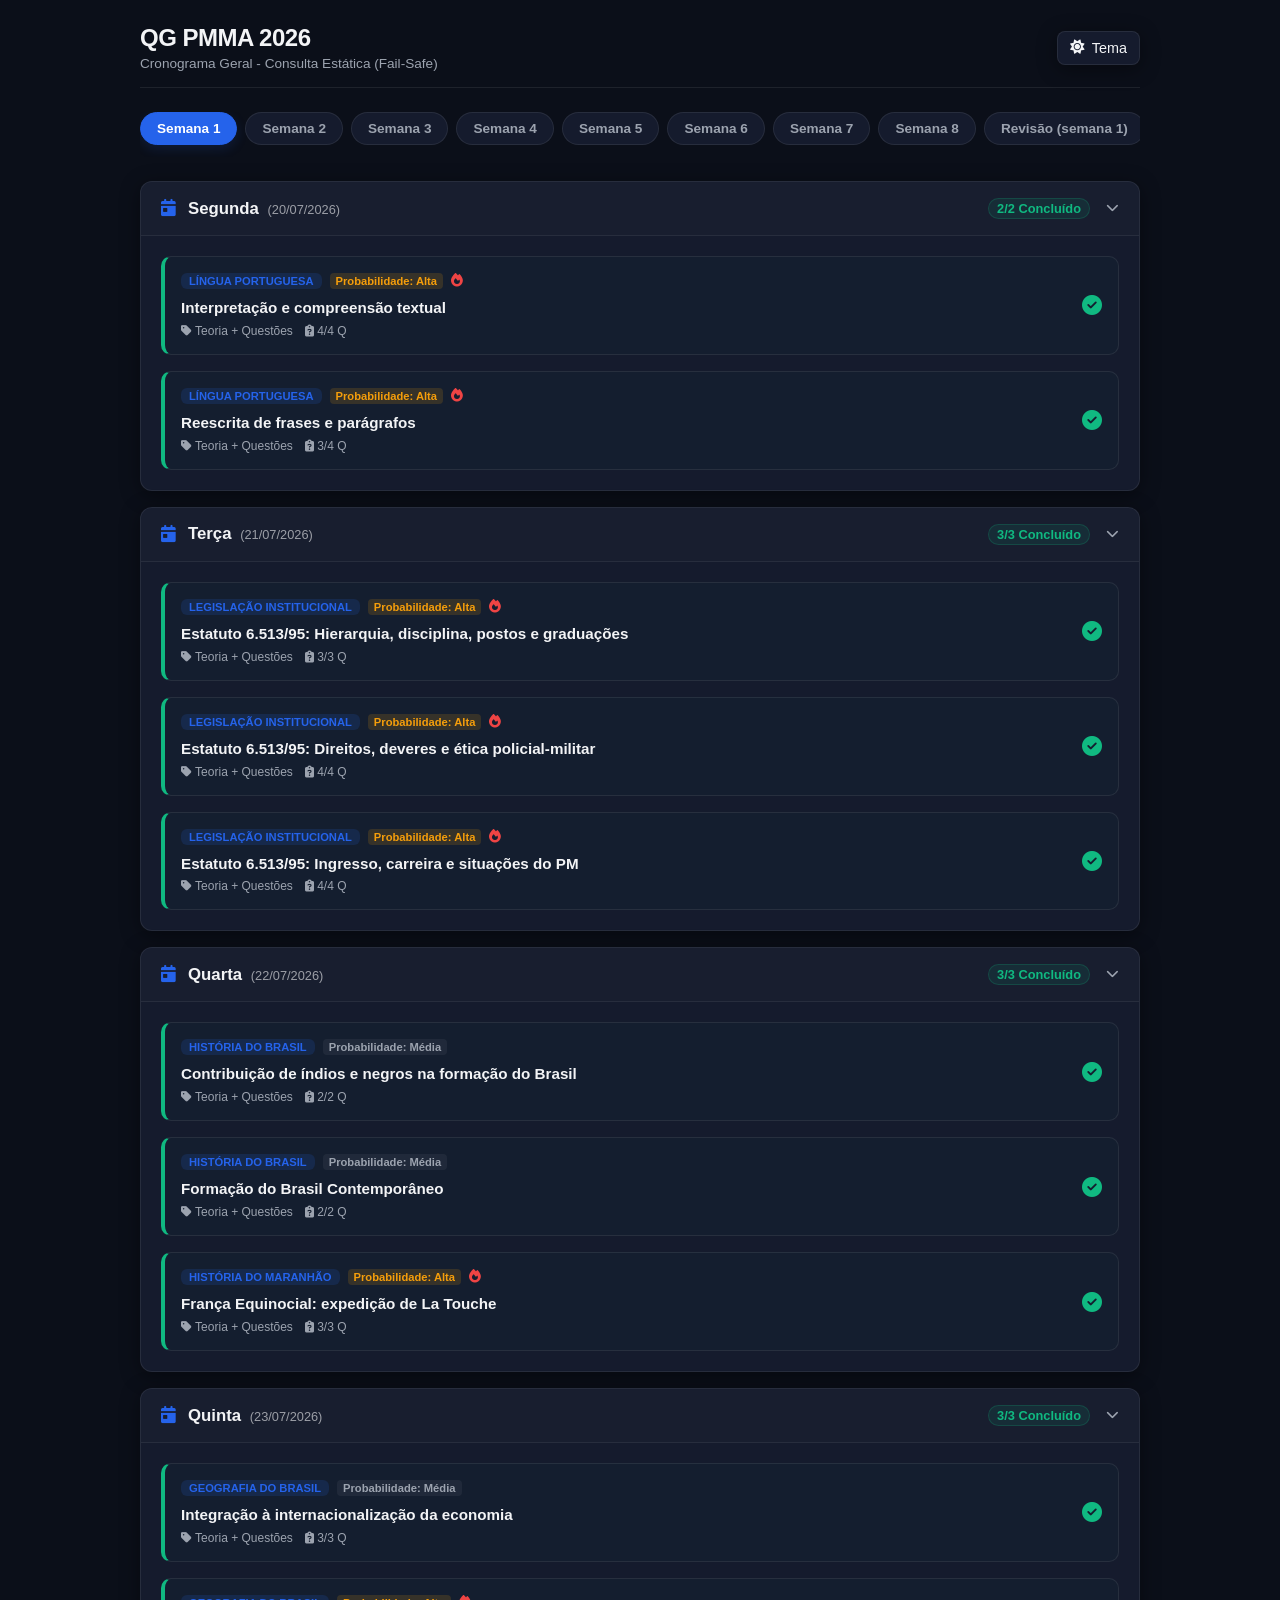
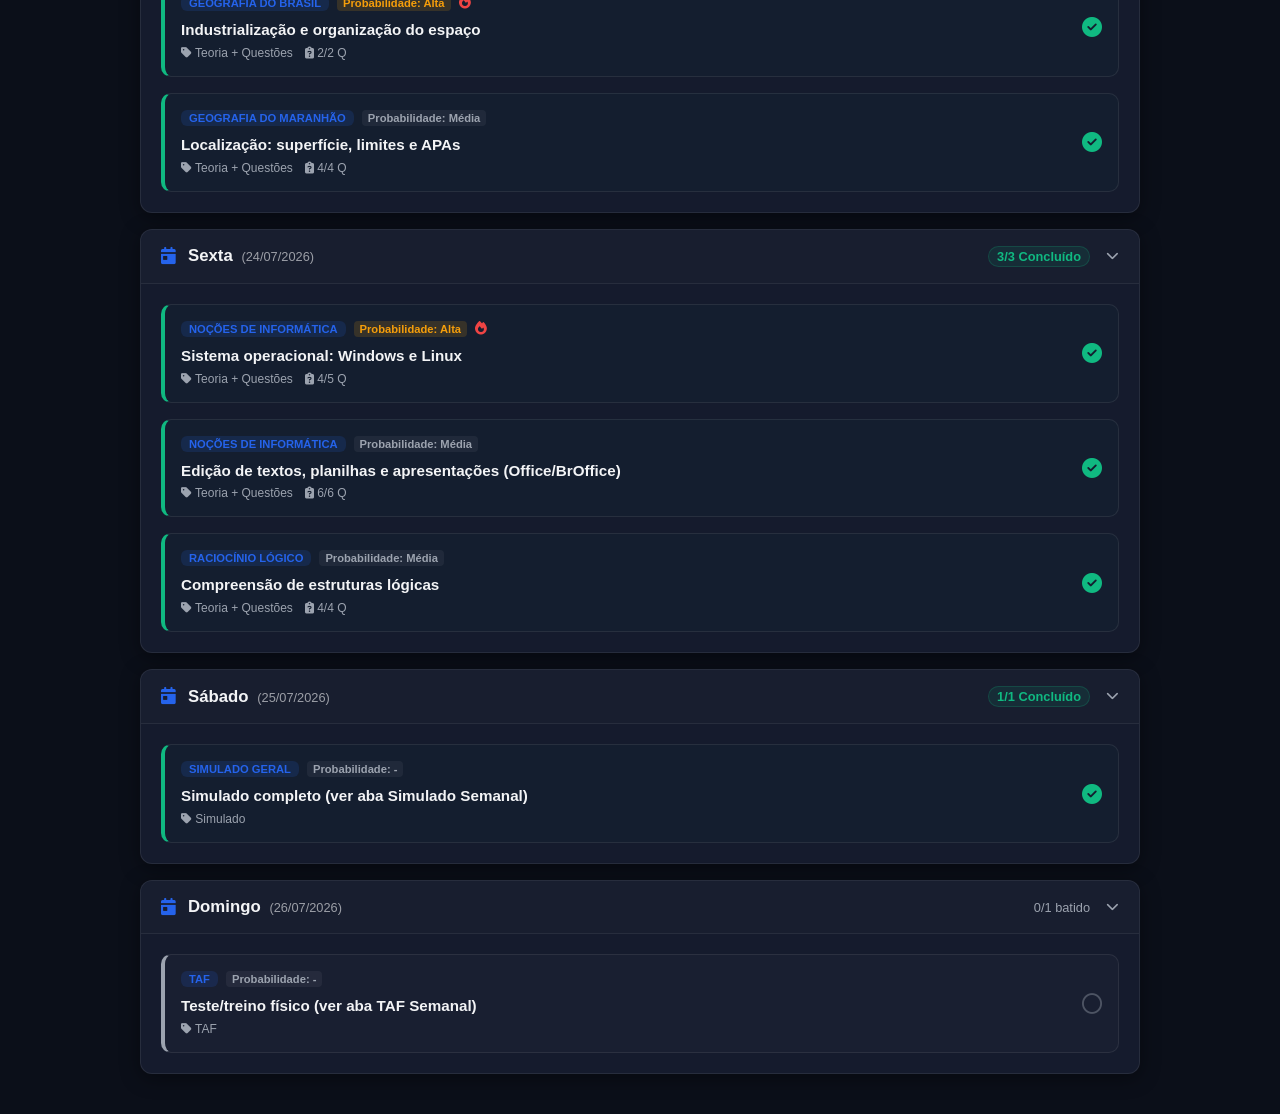
<file: crono.html>
<!DOCTYPE html>
<html lang="pt-BR" data-theme="dark">
<head>
    <meta charset="UTF-8">
    <meta name="viewport" content="width=device-width, initial-scale=1.0">
    <title>Cronograma de Estudos PMMA 2026 - Consulta Estática</title>
    <!-- FontAwesome para ícones -->
    <link rel="stylesheet" href="https://cdnjs.cloudflare.com/ajax/libs/font-awesome/6.4.0/css/all.min.css">
    <style>
        :root {
            --bg-main: #0b0f19;
            --bg-card: #151b2d;
            --bg-active: #1d263f;
            --text-primary: #f3f4f6;
            --text-secondary: #9ca3af;
            --accent: #2563eb;
            --accent-glow: rgba(37, 99, 235, 0.15);
            --gold: #f59e0b;
            --gold-glow: rgba(245, 158, 11, 0.15);
            --success: #10b981;
            --success-glow: rgba(16, 185, 129, 0.1);
            --border: rgba(255, 255, 255, 0.08);
            --border-active: rgba(37, 99, 235, 0.4);
            --shadow: 0 4px 20px rgba(0, 0, 0, 0.4);
        }

        [data-theme="light"] {
            --bg-main: #f3f4f6;
            --bg-card: #ffffff;
            --bg-active: #f3f4f6;
            --text-primary: #1f2937;
            --text-secondary: #4b5563;
            --accent: #2563eb;
            --accent-glow: rgba(37, 99, 235, 0.1);
            --gold: #d97706;
            --gold-glow: rgba(217, 119, 6, 0.1);
            --success: #059669;
            --success-glow: rgba(5, 150, 105, 0.1);
            --border: rgba(0, 0, 0, 0.08);
            --border-active: rgba(37, 99, 235, 0.3);
            --shadow: 0 4px 20px rgba(0, 0, 0, 0.05);
        }

        * {
            box-sizing: border-box;
            margin: 0;
            padding: 0;
            font-family: -apple-system, BlinkMacSystemFont, "Segoe UI", Roboto, Helvetica, Arial, sans-serif;
        }

        body {
            background-color: var(--bg-main);
            color: var(--text-primary);
            padding: 1.5rem;
            min-height: 100vh;
            transition: background-color 0.3s, color 0.3s;
        }

        header {
            max-width: 1000px;
            margin: 0 auto 1.5rem auto;
            display: flex;
            justify-content: space-between;
            align-items: center;
            border-bottom: 1px solid var(--border);
            padding-bottom: 1rem;
        }

        .header-title h1 {
            font-size: 1.5rem;
            font-weight: 800;
            letter-spacing: -0.5px;
            color: var(--text-primary);
        }
        
        .header-title p {
            font-size: 0.85rem;
            color: var(--text-secondary);
            margin-top: 0.25rem;
        }

        .theme-btn {
            background: var(--bg-card);
            border: 1px solid var(--border);
            color: var(--text-primary);
            padding: 8px 12px;
            border-radius: 8px;
            cursor: pointer;
            font-size: 0.9rem;
            display: flex;
            align-items: center;
            gap: 8px;
            box-shadow: var(--shadow);
            transition: all 0.2s;
        }

        .theme-btn:hover {
            border-color: var(--border-active);
        }

        main {
            max-width: 1000px;
            margin: 0 auto;
        }

        /* Seletor de Semanas */
        .weeks-nav {
            display: flex;
            gap: 0.5rem;
            overflow-x: auto;
            padding-bottom: 0.75rem;
            margin-bottom: 1.5rem;
            scroll-behavior: smooth;
        }

        /* Oculta scrollbar */
        .weeks-nav::-webkit-scrollbar {
            height: 4px;
        }
        .weeks-nav::-webkit-scrollbar-thumb {
            background: var(--border);
            border-radius: 2px;
        }

        .week-btn {
            background: var(--bg-card);
            border: 1px solid var(--border);
            color: var(--text-secondary);
            padding: 8px 16px;
            border-radius: 20px;
            cursor: pointer;
            white-space: nowrap;
            font-size: 0.85rem;
            font-weight: 600;
            transition: all 0.2s;
        }

        .week-btn:hover {
            color: var(--text-primary);
            border-color: var(--border-active);
        }

        .week-btn.active {
            background: var(--accent);
            color: white;
            border-color: var(--accent);
            box-shadow: 0 4px 12px var(--accent-glow);
        }

        /* Container de Semanas */
        .week-container {
            display: none;
            animation: fadeIn 0.3s ease-in-out;
        }

        .week-container.active {
            display: block;
        }

        @keyframes fadeIn {
            from { opacity: 0; transform: translateY(10px); }
            to { opacity: 1; transform: translateY(0); }
        }

        /* Acordeão de Dias */
        .day-group {
            background: var(--bg-card);
            border: 1px solid var(--border);
            border-radius: 12px;
            margin-bottom: 1rem;
            overflow: hidden;
            box-shadow: var(--shadow);
        }

        .day-header {
            padding: 1rem 1.25rem;
            background: rgba(255, 255, 255, 0.01);
            display: flex;
            justify-content: space-between;
            align-items: center;
            cursor: pointer;
            user-select: none;
            transition: background 0.2s;
        }

        .day-header:hover {
            background: rgba(255, 255, 255, 0.03);
        }

        .day-title {
            display: flex;
            align-items: center;
            gap: 0.75rem;
            font-size: 1.05rem;
            font-weight: 700;
        }

        .day-title i {
            color: var(--accent);
        }

        .day-stats {
            display: flex;
            align-items: center;
            gap: 1rem;
            color: var(--text-secondary);
            font-size: 0.8rem;
        }

        .badge-done {
            background: var(--success-glow);
            color: var(--success);
            padding: 2px 8px;
            border-radius: 12px;
            font-weight: 700;
            border: 1px solid rgba(16, 185, 129, 0.2);
        }

        .day-arrow {
            transition: transform 0.2s;
            color: var(--text-secondary);
        }

        .day-group.collapsed .day-arrow {
            transform: rotate(-90deg);
        }

        .day-content {
            padding: 1.25rem;
            border-top: 1px solid var(--border);
            display: flex;
            flex-direction: column;
            gap: 1rem;
        }

        .day-group.collapsed .day-content {
            display: none;
        }

        /* Cartão de Tópico */
        .topic-card {
            background: rgba(255, 255, 255, 0.02);
            border: 1px solid var(--border);
            border-radius: 10px;
            padding: 1rem;
            display: flex;
            justify-content: space-between;
            align-items: center;
            gap: 1rem;
            transition: transform 0.2s, border-color 0.2s;
        }

        .topic-card:hover {
            border-color: var(--border-active);
        }

        .topic-card.completed {
            border-left: 4px solid var(--success);
            background: rgba(16, 185, 129, 0.02);
        }

        .topic-card.pending {
            border-left: 4px solid var(--text-secondary);
        }

        .topic-info {
            flex: 1;
        }

        .topic-meta {
            display: flex;
            flex-wrap: wrap;
            gap: 0.5rem;
            margin-bottom: 0.5rem;
            align-items: center;
        }

        .subject-badge {
            background: var(--accent-glow);
            color: var(--accent);
            padding: 2px 8px;
            border-radius: 6px;
            font-size: 0.7rem;
            font-weight: 700;
            text-transform: uppercase;
        }

        .prob-badge {
            background: rgba(255, 255, 255, 0.05);
            color: var(--text-secondary);
            padding: 2px 6px;
            border-radius: 4px;
            font-size: 0.7rem;
            font-weight: 600;
        }

        .prob-badge.prob-alta {
            background: var(--gold-glow);
            color: var(--gold);
        }

        .hot-badge {
            color: #ef4444;
            font-size: 0.85rem;
            animation: pulse 1.5s infinite alternate;
        }

        @keyframes pulse {
            from { transform: scale(1); }
            to { transform: scale(1.15); }
        }

        .topic-title {
            font-size: 0.95rem;
            font-weight: 600;
            line-height: 1.4;
            color: var(--text-primary);
        }

        .topic-details {
            font-size: 0.75rem;
            color: var(--text-secondary);
            margin-top: 0.35rem;
            display: flex;
            gap: 0.75rem;
        }

        .status-col {
            display: flex;
            align-items: center;
            justify-content: center;
        }

        .status-icon {
            font-size: 1.25rem;
        }

        .status-icon.done {
            color: var(--success);
        }

        .status-icon.pending {
            color: var(--text-secondary);
            opacity: 0.4;
        }

        /* Responsividade */
        @media (max-width: 768px) {
            body {
                padding: 1rem;
            }
            .topic-card {
                flex-direction: column;
                align-items: flex-start;
                gap: 0.75rem;
            }
            .status-col {
                width: 100%;
                justify-content: flex-end;
                border-top: 1px solid var(--border);
                padding-top: 0.5rem;
            }
        }
    </style>
</head>
<body>
    <header>
        <div class="header-title">
            <h1>QG PMMA 2026</h1>
            <p>Cronograma Geral - Consulta Estática (Fail-Safe)</p>
        </div>
        <button class="theme-btn" id="theme-btn">
            <i class="fa-solid fa-sun"></i> <span>Tema</span>
        </button>
    </header>

    <main>
        <!-- Menu das Semanas -->
        <nav class="weeks-nav">
            <button class="week-btn active" onclick="selectWeek('Semana 1')" id="btn-Semana-1">Semana 1</button>
            <button class="week-btn " onclick="selectWeek('Semana 2')" id="btn-Semana-2">Semana 2</button>
            <button class="week-btn " onclick="selectWeek('Semana 3')" id="btn-Semana-3">Semana 3</button>
            <button class="week-btn " onclick="selectWeek('Semana 4')" id="btn-Semana-4">Semana 4</button>
            <button class="week-btn " onclick="selectWeek('Semana 5')" id="btn-Semana-5">Semana 5</button>
            <button class="week-btn " onclick="selectWeek('Semana 6')" id="btn-Semana-6">Semana 6</button>
            <button class="week-btn " onclick="selectWeek('Semana 7')" id="btn-Semana-7">Semana 7</button>
            <button class="week-btn " onclick="selectWeek('Semana 8')" id="btn-Semana-8">Semana 8</button>
            <button class="week-btn " onclick="selectWeek('Revisão (semana 1)')" id="btn-Revisão-(semana-1)">Revisão (semana 1)</button>
            <button class="week-btn " onclick="selectWeek('Revisão (semana 2)')" id="btn-Revisão-(semana-2)">Revisão (semana 2)</button>
            <button class="week-btn " onclick="selectWeek('Revisão (semana 3)')" id="btn-Revisão-(semana-3)">Revisão (semana 3)</button>
            <button class="week-btn " onclick="selectWeek('Revisão (semana 4)')" id="btn-Revisão-(semana-4)">Revisão (semana 4)</button>
        </nav>

        <!-- Container Semana 1 -->
        <div class="week-container active" id="week-Semana-1">
            <!-- Grupo Segunda -->
            <div class="day-group" id="group-Semana-1-Segunda">
                <div class="day-header" onclick="toggleDay('Semana-1-Segunda')">
                    <div class="day-title">
                        <i class="fa-solid fa-calendar-day"></i>
                        <span>Segunda <span style="font-size: 0.8rem; font-weight: normal; opacity: 0.6; margin-left: 4px;">(20/07/2026)</span></span>
                    </div>
                    <div class="day-stats">
                        <span class="badge-done">2/2 Concluído</span>
                        <i class="fa-solid fa-chevron-down day-arrow"></i>
                    </div>
                </div>
                <div class="day-content">
                    <!-- Card -->
                    <div class="topic-card completed">
                        <div class="topic-info">
                            <div class="topic-meta">
                                <span class="subject-badge">Língua Portuguesa</span>
                                <span class="prob-badge prob-alta">Probabilidade: Alta</span>
                                 <i class="fa-solid fa-fire hot-badge" title="Tema Quente"></i>
                            </div>
                            <div class="topic-title">Interpretação e compreensão textual</div>
                            <div class="topic-details">
                                <span><i class="fa-solid fa-tag"></i> Teoria + Questões</span> <span><i class="fa-solid fa-clipboard-question"></i> 4/4 Q</span>
                            </div>
                        </div>
                        <div class="status-col">
                            <i class="fa-solid fa-circle-check status-icon done"></i>
                        </div>
                    </div>
                    <!-- Card -->
                    <div class="topic-card completed">
                        <div class="topic-info">
                            <div class="topic-meta">
                                <span class="subject-badge">Língua Portuguesa</span>
                                <span class="prob-badge prob-alta">Probabilidade: Alta</span>
                                 <i class="fa-solid fa-fire hot-badge" title="Tema Quente"></i>
                            </div>
                            <div class="topic-title">Reescrita de frases e parágrafos</div>
                            <div class="topic-details">
                                <span><i class="fa-solid fa-tag"></i> Teoria + Questões</span> <span><i class="fa-solid fa-clipboard-question"></i> 3/4 Q</span>
                            </div>
                        </div>
                        <div class="status-col">
                            <i class="fa-solid fa-circle-check status-icon done"></i>
                        </div>
                    </div>
                </div>
            </div>
            <!-- Grupo Terça -->
            <div class="day-group" id="group-Semana-1-Terça">
                <div class="day-header" onclick="toggleDay('Semana-1-Terça')">
                    <div class="day-title">
                        <i class="fa-solid fa-calendar-day"></i>
                        <span>Terça <span style="font-size: 0.8rem; font-weight: normal; opacity: 0.6; margin-left: 4px;">(21/07/2026)</span></span>
                    </div>
                    <div class="day-stats">
                        <span class="badge-done">3/3 Concluído</span>
                        <i class="fa-solid fa-chevron-down day-arrow"></i>
                    </div>
                </div>
                <div class="day-content">
                    <!-- Card -->
                    <div class="topic-card completed">
                        <div class="topic-info">
                            <div class="topic-meta">
                                <span class="subject-badge">Legislação Institucional</span>
                                <span class="prob-badge prob-alta">Probabilidade: Alta</span>
                                 <i class="fa-solid fa-fire hot-badge" title="Tema Quente"></i>
                            </div>
                            <div class="topic-title">Estatuto 6.513/95: Hierarquia, disciplina, postos e graduações</div>
                            <div class="topic-details">
                                <span><i class="fa-solid fa-tag"></i> Teoria + Questões</span> <span><i class="fa-solid fa-clipboard-question"></i> 3/3 Q</span>
                            </div>
                        </div>
                        <div class="status-col">
                            <i class="fa-solid fa-circle-check status-icon done"></i>
                        </div>
                    </div>
                    <!-- Card -->
                    <div class="topic-card completed">
                        <div class="topic-info">
                            <div class="topic-meta">
                                <span class="subject-badge">Legislação Institucional</span>
                                <span class="prob-badge prob-alta">Probabilidade: Alta</span>
                                 <i class="fa-solid fa-fire hot-badge" title="Tema Quente"></i>
                            </div>
                            <div class="topic-title">Estatuto 6.513/95: Direitos, deveres e ética policial-militar</div>
                            <div class="topic-details">
                                <span><i class="fa-solid fa-tag"></i> Teoria + Questões</span> <span><i class="fa-solid fa-clipboard-question"></i> 4/4 Q</span>
                            </div>
                        </div>
                        <div class="status-col">
                            <i class="fa-solid fa-circle-check status-icon done"></i>
                        </div>
                    </div>
                    <!-- Card -->
                    <div class="topic-card completed">
                        <div class="topic-info">
                            <div class="topic-meta">
                                <span class="subject-badge">Legislação Institucional</span>
                                <span class="prob-badge prob-alta">Probabilidade: Alta</span>
                                 <i class="fa-solid fa-fire hot-badge" title="Tema Quente"></i>
                            </div>
                            <div class="topic-title">Estatuto 6.513/95: Ingresso, carreira e situações do PM</div>
                            <div class="topic-details">
                                <span><i class="fa-solid fa-tag"></i> Teoria + Questões</span> <span><i class="fa-solid fa-clipboard-question"></i> 4/4 Q</span>
                            </div>
                        </div>
                        <div class="status-col">
                            <i class="fa-solid fa-circle-check status-icon done"></i>
                        </div>
                    </div>
                </div>
            </div>
            <!-- Grupo Quarta -->
            <div class="day-group" id="group-Semana-1-Quarta">
                <div class="day-header" onclick="toggleDay('Semana-1-Quarta')">
                    <div class="day-title">
                        <i class="fa-solid fa-calendar-day"></i>
                        <span>Quarta <span style="font-size: 0.8rem; font-weight: normal; opacity: 0.6; margin-left: 4px;">(22/07/2026)</span></span>
                    </div>
                    <div class="day-stats">
                        <span class="badge-done">3/3 Concluído</span>
                        <i class="fa-solid fa-chevron-down day-arrow"></i>
                    </div>
                </div>
                <div class="day-content">
                    <!-- Card -->
                    <div class="topic-card completed">
                        <div class="topic-info">
                            <div class="topic-meta">
                                <span class="subject-badge">História do Brasil</span>
                                <span class="prob-badge ">Probabilidade: Média</span>
                                
                            </div>
                            <div class="topic-title">Contribuição de índios e negros na formação do Brasil</div>
                            <div class="topic-details">
                                <span><i class="fa-solid fa-tag"></i> Teoria + Questões</span> <span><i class="fa-solid fa-clipboard-question"></i> 2/2 Q</span>
                            </div>
                        </div>
                        <div class="status-col">
                            <i class="fa-solid fa-circle-check status-icon done"></i>
                        </div>
                    </div>
                    <!-- Card -->
                    <div class="topic-card completed">
                        <div class="topic-info">
                            <div class="topic-meta">
                                <span class="subject-badge">História do Brasil</span>
                                <span class="prob-badge ">Probabilidade: Média</span>
                                
                            </div>
                            <div class="topic-title">Formação do Brasil Contemporâneo</div>
                            <div class="topic-details">
                                <span><i class="fa-solid fa-tag"></i> Teoria + Questões</span> <span><i class="fa-solid fa-clipboard-question"></i> 2/2 Q</span>
                            </div>
                        </div>
                        <div class="status-col">
                            <i class="fa-solid fa-circle-check status-icon done"></i>
                        </div>
                    </div>
                    <!-- Card -->
                    <div class="topic-card completed">
                        <div class="topic-info">
                            <div class="topic-meta">
                                <span class="subject-badge">História do Maranhão</span>
                                <span class="prob-badge prob-alta">Probabilidade: Alta</span>
                                 <i class="fa-solid fa-fire hot-badge" title="Tema Quente"></i>
                            </div>
                            <div class="topic-title">França Equinocial: expedição de La Touche</div>
                            <div class="topic-details">
                                <span><i class="fa-solid fa-tag"></i> Teoria + Questões</span> <span><i class="fa-solid fa-clipboard-question"></i> 3/3 Q</span>
                            </div>
                        </div>
                        <div class="status-col">
                            <i class="fa-solid fa-circle-check status-icon done"></i>
                        </div>
                    </div>
                </div>
            </div>
            <!-- Grupo Quinta -->
            <div class="day-group" id="group-Semana-1-Quinta">
                <div class="day-header" onclick="toggleDay('Semana-1-Quinta')">
                    <div class="day-title">
                        <i class="fa-solid fa-calendar-day"></i>
                        <span>Quinta <span style="font-size: 0.8rem; font-weight: normal; opacity: 0.6; margin-left: 4px;">(23/07/2026)</span></span>
                    </div>
                    <div class="day-stats">
                        <span class="badge-done">3/3 Concluído</span>
                        <i class="fa-solid fa-chevron-down day-arrow"></i>
                    </div>
                </div>
                <div class="day-content">
                    <!-- Card -->
                    <div class="topic-card completed">
                        <div class="topic-info">
                            <div class="topic-meta">
                                <span class="subject-badge">Geografia do Brasil</span>
                                <span class="prob-badge ">Probabilidade: Média</span>
                                
                            </div>
                            <div class="topic-title">Integração à internacionalização da economia</div>
                            <div class="topic-details">
                                <span><i class="fa-solid fa-tag"></i> Teoria + Questões</span> <span><i class="fa-solid fa-clipboard-question"></i> 3/3 Q</span>
                            </div>
                        </div>
                        <div class="status-col">
                            <i class="fa-solid fa-circle-check status-icon done"></i>
                        </div>
                    </div>
                    <!-- Card -->
                    <div class="topic-card completed">
                        <div class="topic-info">
                            <div class="topic-meta">
                                <span class="subject-badge">Geografia do Brasil</span>
                                <span class="prob-badge prob-alta">Probabilidade: Alta</span>
                                 <i class="fa-solid fa-fire hot-badge" title="Tema Quente"></i>
                            </div>
                            <div class="topic-title">Industrialização e organização do espaço</div>
                            <div class="topic-details">
                                <span><i class="fa-solid fa-tag"></i> Teoria + Questões</span> <span><i class="fa-solid fa-clipboard-question"></i> 2/2 Q</span>
                            </div>
                        </div>
                        <div class="status-col">
                            <i class="fa-solid fa-circle-check status-icon done"></i>
                        </div>
                    </div>
                    <!-- Card -->
                    <div class="topic-card completed">
                        <div class="topic-info">
                            <div class="topic-meta">
                                <span class="subject-badge">Geografia do Maranhão</span>
                                <span class="prob-badge ">Probabilidade: Média</span>
                                
                            </div>
                            <div class="topic-title">Localização: superfície, limites e APAs</div>
                            <div class="topic-details">
                                <span><i class="fa-solid fa-tag"></i> Teoria + Questões</span> <span><i class="fa-solid fa-clipboard-question"></i> 4/4 Q</span>
                            </div>
                        </div>
                        <div class="status-col">
                            <i class="fa-solid fa-circle-check status-icon done"></i>
                        </div>
                    </div>
                </div>
            </div>
            <!-- Grupo Sexta -->
            <div class="day-group" id="group-Semana-1-Sexta">
                <div class="day-header" onclick="toggleDay('Semana-1-Sexta')">
                    <div class="day-title">
                        <i class="fa-solid fa-calendar-day"></i>
                        <span>Sexta <span style="font-size: 0.8rem; font-weight: normal; opacity: 0.6; margin-left: 4px;">(24/07/2026)</span></span>
                    </div>
                    <div class="day-stats">
                        <span class="badge-done">3/3 Concluído</span>
                        <i class="fa-solid fa-chevron-down day-arrow"></i>
                    </div>
                </div>
                <div class="day-content">
                    <!-- Card -->
                    <div class="topic-card completed">
                        <div class="topic-info">
                            <div class="topic-meta">
                                <span class="subject-badge">Noções de Informática</span>
                                <span class="prob-badge prob-alta">Probabilidade: Alta</span>
                                 <i class="fa-solid fa-fire hot-badge" title="Tema Quente"></i>
                            </div>
                            <div class="topic-title">Sistema operacional: Windows e Linux</div>
                            <div class="topic-details">
                                <span><i class="fa-solid fa-tag"></i> Teoria + Questões</span> <span><i class="fa-solid fa-clipboard-question"></i> 4/5 Q</span>
                            </div>
                        </div>
                        <div class="status-col">
                            <i class="fa-solid fa-circle-check status-icon done"></i>
                        </div>
                    </div>
                    <!-- Card -->
                    <div class="topic-card completed">
                        <div class="topic-info">
                            <div class="topic-meta">
                                <span class="subject-badge">Noções de Informática</span>
                                <span class="prob-badge ">Probabilidade: Média</span>
                                
                            </div>
                            <div class="topic-title">Edição de textos, planilhas e apresentações (Office/BrOffice)</div>
                            <div class="topic-details">
                                <span><i class="fa-solid fa-tag"></i> Teoria + Questões</span> <span><i class="fa-solid fa-clipboard-question"></i> 6/6 Q</span>
                            </div>
                        </div>
                        <div class="status-col">
                            <i class="fa-solid fa-circle-check status-icon done"></i>
                        </div>
                    </div>
                    <!-- Card -->
                    <div class="topic-card completed">
                        <div class="topic-info">
                            <div class="topic-meta">
                                <span class="subject-badge">Raciocínio Lógico</span>
                                <span class="prob-badge ">Probabilidade: Média</span>
                                
                            </div>
                            <div class="topic-title">Compreensão de estruturas lógicas</div>
                            <div class="topic-details">
                                <span><i class="fa-solid fa-tag"></i> Teoria + Questões</span> <span><i class="fa-solid fa-clipboard-question"></i> 4/4 Q</span>
                            </div>
                        </div>
                        <div class="status-col">
                            <i class="fa-solid fa-circle-check status-icon done"></i>
                        </div>
                    </div>
                </div>
            </div>
            <!-- Grupo Sábado -->
            <div class="day-group" id="group-Semana-1-Sábado">
                <div class="day-header" onclick="toggleDay('Semana-1-Sábado')">
                    <div class="day-title">
                        <i class="fa-solid fa-calendar-day"></i>
                        <span>Sábado <span style="font-size: 0.8rem; font-weight: normal; opacity: 0.6; margin-left: 4px;">(25/07/2026)</span></span>
                    </div>
                    <div class="day-stats">
                        <span class="badge-done">1/1 Concluído</span>
                        <i class="fa-solid fa-chevron-down day-arrow"></i>
                    </div>
                </div>
                <div class="day-content">
                    <!-- Card -->
                    <div class="topic-card completed">
                        <div class="topic-info">
                            <div class="topic-meta">
                                <span class="subject-badge">Simulado Geral</span>
                                <span class="prob-badge ">Probabilidade: -</span>
                                
                            </div>
                            <div class="topic-title">Simulado completo (ver aba Simulado Semanal)</div>
                            <div class="topic-details">
                                <span><i class="fa-solid fa-tag"></i> Simulado</span>
                            </div>
                        </div>
                        <div class="status-col">
                            <i class="fa-solid fa-circle-check status-icon done"></i>
                        </div>
                    </div>
                </div>
            </div>
            <!-- Grupo Domingo -->
            <div class="day-group" id="group-Semana-1-Domingo">
                <div class="day-header" onclick="toggleDay('Semana-1-Domingo')">
                    <div class="day-title">
                        <i class="fa-solid fa-calendar-day"></i>
                        <span>Domingo <span style="font-size: 0.8rem; font-weight: normal; opacity: 0.6; margin-left: 4px;">(26/07/2026)</span></span>
                    </div>
                    <div class="day-stats">
                        <span>0/1 batido</span>
                        <i class="fa-solid fa-chevron-down day-arrow"></i>
                    </div>
                </div>
                <div class="day-content">
                    <!-- Card -->
                    <div class="topic-card pending">
                        <div class="topic-info">
                            <div class="topic-meta">
                                <span class="subject-badge">TAF</span>
                                <span class="prob-badge ">Probabilidade: -</span>
                                
                            </div>
                            <div class="topic-title">Teste/treino físico (ver aba TAF Semanal)</div>
                            <div class="topic-details">
                                <span><i class="fa-solid fa-tag"></i> TAF</span>
                            </div>
                        </div>
                        <div class="status-col">
                            <i class="fa-regular fa-circle status-icon pending"></i>
                        </div>
                    </div>
                </div>
            </div>
        </div>

        <!-- Container Semana 2 -->
        <div class="week-container " id="week-Semana-2">
            <!-- Grupo Segunda -->
            <div class="day-group" id="group-Semana-2-Segunda">
                <div class="day-header" onclick="toggleDay('Semana-2-Segunda')">
                    <div class="day-title">
                        <i class="fa-solid fa-calendar-day"></i>
                        <span>Segunda <span style="font-size: 0.8rem; font-weight: normal; opacity: 0.6; margin-left: 4px;">(27/07/2026)</span></span>
                    </div>
                    <div class="day-stats">
                        <span class="badge-done">2/2 Concluído</span>
                        <i class="fa-solid fa-chevron-down day-arrow"></i>
                    </div>
                </div>
                <div class="day-content">
                    <!-- Card -->
                    <div class="topic-card completed">
                        <div class="topic-info">
                            <div class="topic-meta">
                                <span class="subject-badge">Língua Portuguesa</span>
                                <span class="prob-badge prob-alta">Probabilidade: Alta</span>
                                 <i class="fa-solid fa-fire hot-badge" title="Tema Quente"></i>
                            </div>
                            <div class="topic-title">Coesão textual (referenciação, conectores)</div>
                            <div class="topic-details">
                                <span><i class="fa-solid fa-tag"></i> Teoria + Questões</span> <span><i class="fa-solid fa-clipboard-question"></i> 2/4 Q</span>
                            </div>
                        </div>
                        <div class="status-col">
                            <i class="fa-solid fa-circle-check status-icon done"></i>
                        </div>
                    </div>
                    <!-- Card -->
                    <div class="topic-card completed">
                        <div class="topic-info">
                            <div class="topic-meta">
                                <span class="subject-badge">Língua Portuguesa</span>
                                <span class="prob-badge prob-alta">Probabilidade: Alta</span>
                                 <i class="fa-solid fa-fire hot-badge" title="Tema Quente"></i>
                            </div>
                            <div class="topic-title">Morfossintaxe: classes de palavras</div>
                            <div class="topic-details">
                                <span><i class="fa-solid fa-tag"></i> Teoria + Questões</span> <span><i class="fa-solid fa-clipboard-question"></i> 3/4 Q</span>
                            </div>
                        </div>
                        <div class="status-col">
                            <i class="fa-solid fa-circle-check status-icon done"></i>
                        </div>
                    </div>
                </div>
            </div>
            <!-- Grupo Terça -->
            <div class="day-group" id="group-Semana-2-Terça">
                <div class="day-header" onclick="toggleDay('Semana-2-Terça')">
                    <div class="day-title">
                        <i class="fa-solid fa-calendar-day"></i>
                        <span>Terça <span style="font-size: 0.8rem; font-weight: normal; opacity: 0.6; margin-left: 4px;">(28/07/2026)</span></span>
                    </div>
                    <div class="day-stats">
                        <span class="badge-done">3/3 Concluído</span>
                        <i class="fa-solid fa-chevron-down day-arrow"></i>
                    </div>
                </div>
                <div class="day-content">
                    <!-- Card -->
                    <div class="topic-card completed">
                        <div class="topic-info">
                            <div class="topic-meta">
                                <span class="subject-badge">Legislação Institucional</span>
                                <span class="prob-badge prob-alta">Probabilidade: Alta</span>
                                
                            </div>
                            <div class="topic-title">Estatuto 6.513/95: Promoções (Art. 78 e 79-A)</div>
                            <div class="topic-details">
                                <span><i class="fa-solid fa-tag"></i> Teoria + Questões</span> <span><i class="fa-solid fa-clipboard-question"></i> 5/6 Q</span>
                            </div>
                        </div>
                        <div class="status-col">
                            <i class="fa-solid fa-circle-check status-icon done"></i>
                        </div>
                    </div>
                    <!-- Card -->
                    <div class="topic-card completed">
                        <div class="topic-info">
                            <div class="topic-meta">
                                <span class="subject-badge">Legislação Institucional</span>
                                <span class="prob-badge prob-alta">Probabilidade: Alta</span>
                                
                            </div>
                            <div class="topic-title">Lei 14.751/23: Disposições gerais e competências das PMs</div>
                            <div class="topic-details">
                                <span><i class="fa-solid fa-tag"></i> Teoria + Questões</span> <span><i class="fa-solid fa-clipboard-question"></i> 5/5 Q</span>
                            </div>
                        </div>
                        <div class="status-col">
                            <i class="fa-solid fa-circle-check status-icon done"></i>
                        </div>
                    </div>
                    <!-- Card -->
                    <div class="topic-card completed">
                        <div class="topic-info">
                            <div class="topic-meta">
                                <span class="subject-badge">Legislação Institucional</span>
                                <span class="prob-badge prob-alta">Probabilidade: Alta</span>
                                
                            </div>
                            <div class="topic-title">Lei 14.751/23: Organização (direção/apoio/execução/correição)</div>
                            <div class="topic-details">
                                <span><i class="fa-solid fa-tag"></i> Teoria + Questões</span> <span><i class="fa-solid fa-clipboard-question"></i> 3/5 Q</span>
                            </div>
                        </div>
                        <div class="status-col">
                            <i class="fa-solid fa-circle-check status-icon done"></i>
                        </div>
                    </div>
                </div>
            </div>
            <!-- Grupo Quarta -->
            <div class="day-group" id="group-Semana-2-Quarta">
                <div class="day-header" onclick="toggleDay('Semana-2-Quarta')">
                    <div class="day-title">
                        <i class="fa-solid fa-calendar-day"></i>
                        <span>Quarta <span style="font-size: 0.8rem; font-weight: normal; opacity: 0.6; margin-left: 4px;">(29/07/2026)</span></span>
                    </div>
                    <div class="day-stats">
                        <span class="badge-done">3/3 Concluído</span>
                        <i class="fa-solid fa-chevron-down day-arrow"></i>
                    </div>
                </div>
                <div class="day-content">
                    <!-- Card -->
                    <div class="topic-card completed">
                        <div class="topic-info">
                            <div class="topic-meta">
                                <span class="subject-badge">História do Brasil</span>
                                <span class="prob-badge prob-alta">Probabilidade: Alta</span>
                                 <i class="fa-solid fa-fire hot-badge" title="Tema Quente"></i>
                            </div>
                            <div class="topic-title">República Velha e estruturas oligárquicas</div>
                            <div class="topic-details">
                                <span><i class="fa-solid fa-tag"></i> Teoria + Questões</span> <span><i class="fa-solid fa-clipboard-question"></i> 2/2 Q</span>
                            </div>
                        </div>
                        <div class="status-col">
                            <i class="fa-solid fa-circle-check status-icon done"></i>
                        </div>
                    </div>
                    <!-- Card -->
                    <div class="topic-card completed">
                        <div class="topic-info">
                            <div class="topic-meta">
                                <span class="subject-badge">História do Maranhão</span>
                                <span class="prob-badge prob-alta">Probabilidade: Alta</span>
                                 <i class="fa-solid fa-fire hot-badge" title="Tema Quente"></i>
                            </div>
                            <div class="topic-title">Fundação de São Luís</div>
                            <div class="topic-details">
                                <span><i class="fa-solid fa-tag"></i> Teoria + Questões</span> <span><i class="fa-solid fa-clipboard-question"></i> 1/1 Q</span>
                            </div>
                        </div>
                        <div class="status-col">
                            <i class="fa-solid fa-circle-check status-icon done"></i>
                        </div>
                    </div>
                    <!-- Card -->
                    <div class="topic-card completed">
                        <div class="topic-info">
                            <div class="topic-meta">
                                <span class="subject-badge">História do Maranhão</span>
                                <span class="prob-badge prob-alta">Probabilidade: Alta</span>
                                 <i class="fa-solid fa-fire hot-badge" title="Tema Quente"></i>
                            </div>
                            <div class="topic-title">Batalha de Guaxenduba</div>
                            <div class="topic-details">
                                <span><i class="fa-solid fa-tag"></i> Teoria + Questões</span> <span><i class="fa-solid fa-clipboard-question"></i> 1/1 Q</span>
                            </div>
                        </div>
                        <div class="status-col">
                            <i class="fa-solid fa-circle-check status-icon done"></i>
                        </div>
                    </div>
                </div>
            </div>
            <!-- Grupo Quinta -->
            <div class="day-group" id="group-Semana-2-Quinta">
                <div class="day-header" onclick="toggleDay('Semana-2-Quinta')">
                    <div class="day-title">
                        <i class="fa-solid fa-calendar-day"></i>
                        <span>Quinta <span style="font-size: 0.8rem; font-weight: normal; opacity: 0.6; margin-left: 4px;">(30/07/2026)</span></span>
                    </div>
                    <div class="day-stats">
                        <span class="badge-done">3/3 Concluído</span>
                        <i class="fa-solid fa-chevron-down day-arrow"></i>
                    </div>
                </div>
                <div class="day-content">
                    <!-- Card -->
                    <div class="topic-card completed">
                        <div class="topic-info">
                            <div class="topic-meta">
                                <span class="subject-badge">Geografia do Brasil</span>
                                <span class="prob-badge ">Probabilidade: Média</span>
                                
                            </div>
                            <div class="topic-title">Rede brasileira de transportes</div>
                            <div class="topic-details">
                                <span><i class="fa-solid fa-tag"></i> Teoria + Questões</span> <span><i class="fa-solid fa-clipboard-question"></i> 2/2 Q</span>
                            </div>
                        </div>
                        <div class="status-col">
                            <i class="fa-solid fa-circle-check status-icon done"></i>
                        </div>
                    </div>
                    <!-- Card -->
                    <div class="topic-card completed">
                        <div class="topic-info">
                            <div class="topic-meta">
                                <span class="subject-badge">Geografia do Maranhão</span>
                                <span class="prob-badge ">Probabilidade: Baixa</span>
                                
                            </div>
                            <div class="topic-title">Parques nacionais</div>
                            <div class="topic-details">
                                <span><i class="fa-solid fa-tag"></i> Teoria + Questões</span> <span><i class="fa-solid fa-clipboard-question"></i> 2/2 Q</span>
                            </div>
                        </div>
                        <div class="status-col">
                            <i class="fa-solid fa-circle-check status-icon done"></i>
                        </div>
                    </div>
                    <!-- Card -->
                    <div class="topic-card completed">
                        <div class="topic-info">
                            <div class="topic-meta">
                                <span class="subject-badge">Geografia do Maranhão</span>
                                <span class="prob-badge prob-alta">Probabilidade: Alta</span>
                                 <i class="fa-solid fa-fire hot-badge" title="Tema Quente"></i>
                            </div>
                            <div class="topic-title">Clima do Maranhão: pluviosidade e temperatura</div>
                            <div class="topic-details">
                                <span><i class="fa-solid fa-tag"></i> Teoria + Questões</span> <span><i class="fa-solid fa-clipboard-question"></i> 2/2 Q</span>
                            </div>
                        </div>
                        <div class="status-col">
                            <i class="fa-solid fa-circle-check status-icon done"></i>
                        </div>
                    </div>
                </div>
            </div>
            <!-- Grupo Sexta -->
            <div class="day-group" id="group-Semana-2-Sexta">
                <div class="day-header" onclick="toggleDay('Semana-2-Sexta')">
                    <div class="day-title">
                        <i class="fa-solid fa-calendar-day"></i>
                        <span>Sexta <span style="font-size: 0.8rem; font-weight: normal; opacity: 0.6; margin-left: 4px;">(31/07/2026)</span></span>
                    </div>
                    <div class="day-stats">
                        <span class="badge-done">3/3 Concluído</span>
                        <i class="fa-solid fa-chevron-down day-arrow"></i>
                    </div>
                </div>
                <div class="day-content">
                    <!-- Card -->
                    <div class="topic-card completed">
                        <div class="topic-info">
                            <div class="topic-meta">
                                <span class="subject-badge">Noções de Informática</span>
                                <span class="prob-badge prob-alta">Probabilidade: Alta</span>
                                 <i class="fa-solid fa-fire hot-badge" title="Tema Quente"></i>
                            </div>
                            <div class="topic-title">Redes de computadores: internet e intranet</div>
                            <div class="topic-details">
                                <span><i class="fa-solid fa-tag"></i> Teoria + Questões</span> <span><i class="fa-solid fa-clipboard-question"></i> 7/8 Q</span>
                            </div>
                        </div>
                        <div class="status-col">
                            <i class="fa-solid fa-circle-check status-icon done"></i>
                        </div>
                    </div>
                    <!-- Card -->
                    <div class="topic-card completed">
                        <div class="topic-info">
                            <div class="topic-meta">
                                <span class="subject-badge">Noções de Informática</span>
                                <span class="prob-badge ">Probabilidade: Média</span>
                                
                            </div>
                            <div class="topic-title">Navegadores (Chrome, Firefox, Edge)</div>
                            <div class="topic-details">
                                <span><i class="fa-solid fa-tag"></i> Teoria + Questões</span> <span><i class="fa-solid fa-clipboard-question"></i> 6/6 Q</span>
                            </div>
                        </div>
                        <div class="status-col">
                            <i class="fa-solid fa-circle-check status-icon done"></i>
                        </div>
                    </div>
                    <!-- Card -->
                    <div class="topic-card completed">
                        <div class="topic-info">
                            <div class="topic-meta">
                                <span class="subject-badge">Raciocínio Lógico</span>
                                <span class="prob-badge ">Probabilidade: Média</span>
                                
                            </div>
                            <div class="topic-title">Lógica de argumentação: analogias, inferências, deduções</div>
                            <div class="topic-details">
                                <span><i class="fa-solid fa-tag"></i> Teoria + Questões</span> <span><i class="fa-solid fa-clipboard-question"></i> 1/2 Q</span>
                            </div>
                        </div>
                        <div class="status-col">
                            <i class="fa-solid fa-circle-check status-icon done"></i>
                        </div>
                    </div>
                </div>
            </div>
            <!-- Grupo Sábado -->
            <div class="day-group" id="group-Semana-2-Sábado">
                <div class="day-header" onclick="toggleDay('Semana-2-Sábado')">
                    <div class="day-title">
                        <i class="fa-solid fa-calendar-day"></i>
                        <span>Sábado <span style="font-size: 0.8rem; font-weight: normal; opacity: 0.6; margin-left: 4px;">(01/08/2026)</span></span>
                    </div>
                    <div class="day-stats">
                        <span>0/1 batido</span>
                        <i class="fa-solid fa-chevron-down day-arrow"></i>
                    </div>
                </div>
                <div class="day-content">
                    <!-- Card -->
                    <div class="topic-card pending">
                        <div class="topic-info">
                            <div class="topic-meta">
                                <span class="subject-badge">Simulado Geral</span>
                                <span class="prob-badge ">Probabilidade: -</span>
                                
                            </div>
                            <div class="topic-title">Simulado completo (ver aba Simulado Semanal)</div>
                            <div class="topic-details">
                                <span><i class="fa-solid fa-tag"></i> Simulado</span>
                            </div>
                        </div>
                        <div class="status-col">
                            <i class="fa-regular fa-circle status-icon pending"></i>
                        </div>
                    </div>
                </div>
            </div>
            <!-- Grupo Domingo -->
            <div class="day-group" id="group-Semana-2-Domingo">
                <div class="day-header" onclick="toggleDay('Semana-2-Domingo')">
                    <div class="day-title">
                        <i class="fa-solid fa-calendar-day"></i>
                        <span>Domingo <span style="font-size: 0.8rem; font-weight: normal; opacity: 0.6; margin-left: 4px;">(02/08/2026)</span></span>
                    </div>
                    <div class="day-stats">
                        <span>0/1 batido</span>
                        <i class="fa-solid fa-chevron-down day-arrow"></i>
                    </div>
                </div>
                <div class="day-content">
                    <!-- Card -->
                    <div class="topic-card pending">
                        <div class="topic-info">
                            <div class="topic-meta">
                                <span class="subject-badge">TAF</span>
                                <span class="prob-badge ">Probabilidade: -</span>
                                
                            </div>
                            <div class="topic-title">Teste/treino físico (ver aba TAF Semanal)</div>
                            <div class="topic-details">
                                <span><i class="fa-solid fa-tag"></i> TAF</span>
                            </div>
                        </div>
                        <div class="status-col">
                            <i class="fa-regular fa-circle status-icon pending"></i>
                        </div>
                    </div>
                </div>
            </div>
        </div>

        <!-- Container Semana 3 -->
        <div class="week-container " id="week-Semana-3">
            <!-- Grupo Segunda -->
            <div class="day-group" id="group-Semana-3-Segunda">
                <div class="day-header" onclick="toggleDay('Semana-3-Segunda')">
                    <div class="day-title">
                        <i class="fa-solid fa-calendar-day"></i>
                        <span>Segunda <span style="font-size: 0.8rem; font-weight: normal; opacity: 0.6; margin-left: 4px;">(03/08/2026)</span></span>
                    </div>
                    <div class="day-stats">
                        <span>0/2 batido</span>
                        <i class="fa-solid fa-chevron-down day-arrow"></i>
                    </div>
                </div>
                <div class="day-content">
                    <!-- Card -->
                    <div class="topic-card pending">
                        <div class="topic-info">
                            <div class="topic-meta">
                                <span class="subject-badge">Língua Portuguesa</span>
                                <span class="prob-badge prob-alta">Probabilidade: Alta</span>
                                 <i class="fa-solid fa-fire hot-badge" title="Tema Quente"></i>
                            </div>
                            <div class="topic-title">Concordância verbal e nominal</div>
                            <div class="topic-details">
                                <span><i class="fa-solid fa-tag"></i> Teoria + Questões</span>
                            </div>
                        </div>
                        <div class="status-col">
                            <i class="fa-regular fa-circle status-icon pending"></i>
                        </div>
                    </div>
                    <!-- Card -->
                    <div class="topic-card pending">
                        <div class="topic-info">
                            <div class="topic-meta">
                                <span class="subject-badge">Língua Portuguesa</span>
                                <span class="prob-badge prob-alta">Probabilidade: Alta</span>
                                 <i class="fa-solid fa-fire hot-badge" title="Tema Quente"></i>
                            </div>
                            <div class="topic-title">Regência verbal/nominal, crase e pontuação</div>
                            <div class="topic-details">
                                <span><i class="fa-solid fa-tag"></i> Teoria + Questões</span>
                            </div>
                        </div>
                        <div class="status-col">
                            <i class="fa-regular fa-circle status-icon pending"></i>
                        </div>
                    </div>
                </div>
            </div>
            <!-- Grupo Terça -->
            <div class="day-group" id="group-Semana-3-Terça">
                <div class="day-header" onclick="toggleDay('Semana-3-Terça')">
                    <div class="day-title">
                        <i class="fa-solid fa-calendar-day"></i>
                        <span>Terça <span style="font-size: 0.8rem; font-weight: normal; opacity: 0.6; margin-left: 4px;">(04/08/2026)</span></span>
                    </div>
                    <div class="day-stats">
                        <span>0/3 batido</span>
                        <i class="fa-solid fa-chevron-down day-arrow"></i>
                    </div>
                </div>
                <div class="day-content">
                    <!-- Card -->
                    <div class="topic-card pending">
                        <div class="topic-info">
                            <div class="topic-meta">
                                <span class="subject-badge">Legislação Institucional</span>
                                <span class="prob-badge prob-alta">Probabilidade: Alta</span>
                                
                            </div>
                            <div class="topic-title">Lei 14.751/23: Hierarquia, quadros e efetivos</div>
                            <div class="topic-details">
                                <span><i class="fa-solid fa-tag"></i> Teoria + Questões</span>
                            </div>
                        </div>
                        <div class="status-col">
                            <i class="fa-regular fa-circle status-icon pending"></i>
                        </div>
                    </div>
                    <!-- Card -->
                    <div class="topic-card pending">
                        <div class="topic-info">
                            <div class="topic-meta">
                                <span class="subject-badge">Legislação Institucional</span>
                                <span class="prob-badge ">Probabilidade: Média</span>
                                
                            </div>
                            <div class="topic-title">Lei 14.751/23: Garantias dos militares</div>
                            <div class="topic-details">
                                <span><i class="fa-solid fa-tag"></i> Teoria + Questões</span>
                            </div>
                        </div>
                        <div class="status-col">
                            <i class="fa-regular fa-circle status-icon pending"></i>
                        </div>
                    </div>
                    <!-- Card -->
                    <div class="topic-card pending">
                        <div class="topic-info">
                            <div class="topic-meta">
                                <span class="subject-badge">Legislação Institucional</span>
                                <span class="prob-badge prob-alta">Probabilidade: Alta</span>
                                 <i class="fa-solid fa-fire hot-badge" title="Tema Quente"></i>
                            </div>
                            <div class="topic-title">Lei 12.896/26: Natureza jurídica e competências da PMMA (Art. 1-4)</div>
                            <div class="topic-details">
                                <span><i class="fa-solid fa-tag"></i> Teoria + Questões</span>
                            </div>
                        </div>
                        <div class="status-col">
                            <i class="fa-regular fa-circle status-icon pending"></i>
                        </div>
                    </div>
                </div>
            </div>
            <!-- Grupo Quarta -->
            <div class="day-group" id="group-Semana-3-Quarta">
                <div class="day-header" onclick="toggleDay('Semana-3-Quarta')">
                    <div class="day-title">
                        <i class="fa-solid fa-calendar-day"></i>
                        <span>Quarta <span style="font-size: 0.8rem; font-weight: normal; opacity: 0.6; margin-left: 4px;">(05/08/2026)</span></span>
                    </div>
                    <div class="day-stats">
                        <span>2/3 batido</span>
                        <i class="fa-solid fa-chevron-down day-arrow"></i>
                    </div>
                </div>
                <div class="day-content">
                    <!-- Card -->
                    <div class="topic-card pending">
                        <div class="topic-info">
                            <div class="topic-meta">
                                <span class="subject-badge">História do Brasil</span>
                                <span class="prob-badge ">Probabilidade: Média</span>
                                
                            </div>
                            <div class="topic-title">Economia e sociedade: o café</div>
                            <div class="topic-details">
                                <span><i class="fa-solid fa-tag"></i> Teoria + Questões</span>
                            </div>
                        </div>
                        <div class="status-col">
                            <i class="fa-regular fa-circle status-icon pending"></i>
                        </div>
                    </div>
                    <!-- Card -->
                    <div class="topic-card completed">
                        <div class="topic-info">
                            <div class="topic-meta">
                                <span class="subject-badge">História do Brasil</span>
                                <span class="prob-badge prob-alta">Probabilidade: Alta</span>
                                 <i class="fa-solid fa-fire hot-badge" title="Tema Quente"></i>
                            </div>
                            <div class="topic-title">Revolução de 1930</div>
                            <div class="topic-details">
                                <span><i class="fa-solid fa-tag"></i> Teoria + Questões</span>
                            </div>
                        </div>
                        <div class="status-col">
                            <i class="fa-solid fa-circle-check status-icon done"></i>
                        </div>
                    </div>
                    <!-- Card -->
                    <div class="topic-card completed">
                        <div class="topic-info">
                            <div class="topic-meta">
                                <span class="subject-badge">História do Maranhão</span>
                                <span class="prob-badge ">Probabilidade: Baixa</span>
                                
                            </div>
                            <div class="topic-title">Capitães-mores do Maranhão</div>
                            <div class="topic-details">
                                <span><i class="fa-solid fa-tag"></i> Teoria + Questões</span>
                            </div>
                        </div>
                        <div class="status-col">
                            <i class="fa-solid fa-circle-check status-icon done"></i>
                        </div>
                    </div>
                </div>
            </div>
            <!-- Grupo Quinta -->
            <div class="day-group" id="group-Semana-3-Quinta">
                <div class="day-header" onclick="toggleDay('Semana-3-Quinta')">
                    <div class="day-title">
                        <i class="fa-solid fa-calendar-day"></i>
                        <span>Quinta <span style="font-size: 0.8rem; font-weight: normal; opacity: 0.6; margin-left: 4px;">(06/08/2026)</span></span>
                    </div>
                    <div class="day-stats">
                        <span>1/3 batido</span>
                        <i class="fa-solid fa-chevron-down day-arrow"></i>
                    </div>
                </div>
                <div class="day-content">
                    <!-- Card -->
                    <div class="topic-card pending">
                        <div class="topic-info">
                            <div class="topic-meta">
                                <span class="subject-badge">Geografia do Brasil</span>
                                <span class="prob-badge prob-alta">Probabilidade: Alta</span>
                                 <i class="fa-solid fa-fire hot-badge" title="Tema Quente"></i>
                            </div>
                            <div class="topic-title">Estrutura urbana e grandes metrópoles</div>
                            <div class="topic-details">
                                <span><i class="fa-solid fa-tag"></i> Teoria + Questões</span>
                            </div>
                        </div>
                        <div class="status-col">
                            <i class="fa-regular fa-circle status-icon pending"></i>
                        </div>
                    </div>
                    <!-- Card -->
                    <div class="topic-card completed">
                        <div class="topic-info">
                            <div class="topic-meta">
                                <span class="subject-badge">Geografia do Brasil</span>
                                <span class="prob-badge prob-alta">Probabilidade: Alta</span>
                                 <i class="fa-solid fa-fire hot-badge" title="Tema Quente"></i>
                            </div>
                            <div class="topic-title">Fronteiras agrícolas: Centro-Oeste e Amazônia</div>
                            <div class="topic-details">
                                <span><i class="fa-solid fa-tag"></i> Teoria + Questões</span>
                            </div>
                        </div>
                        <div class="status-col">
                            <i class="fa-solid fa-circle-check status-icon done"></i>
                        </div>
                    </div>
                    <!-- Card -->
                    <div class="topic-card pending">
                        <div class="topic-info">
                            <div class="topic-meta">
                                <span class="subject-badge">Geografia do Maranhão</span>
                                <span class="prob-badge prob-alta">Probabilidade: Alta</span>
                                 <i class="fa-solid fa-fire hot-badge" title="Tema Quente"></i>
                            </div>
                            <div class="topic-title">Geomorfologia e classificação do relevo</div>
                            <div class="topic-details">
                                <span><i class="fa-solid fa-tag"></i> Teoria + Questões</span>
                            </div>
                        </div>
                        <div class="status-col">
                            <i class="fa-regular fa-circle status-icon pending"></i>
                        </div>
                    </div>
                </div>
            </div>
            <!-- Grupo Sexta -->
            <div class="day-group" id="group-Semana-3-Sexta">
                <div class="day-header" onclick="toggleDay('Semana-3-Sexta')">
                    <div class="day-title">
                        <i class="fa-solid fa-calendar-day"></i>
                        <span>Sexta <span style="font-size: 0.8rem; font-weight: normal; opacity: 0.6; margin-left: 4px;">(07/08/2026)</span></span>
                    </div>
                    <div class="day-stats">
                        <span>2/3 batido</span>
                        <i class="fa-solid fa-chevron-down day-arrow"></i>
                    </div>
                </div>
                <div class="day-content">
                    <!-- Card -->
                    <div class="topic-card completed">
                        <div class="topic-info">
                            <div class="topic-meta">
                                <span class="subject-badge">Noções de Informática</span>
                                <span class="prob-badge ">Probabilidade: Média</span>
                                
                            </div>
                            <div class="topic-title">Correio eletrônico (Outlook, Thunderbird)</div>
                            <div class="topic-details">
                                <span><i class="fa-solid fa-tag"></i> Teoria + Questões</span>
                            </div>
                        </div>
                        <div class="status-col">
                            <i class="fa-solid fa-circle-check status-icon done"></i>
                        </div>
                    </div>
                    <!-- Card -->
                    <div class="topic-card pending">
                        <div class="topic-info">
                            <div class="topic-meta">
                                <span class="subject-badge">Noções de Informática</span>
                                <span class="prob-badge ">Probabilidade: Baixa</span>
                                
                            </div>
                            <div class="topic-title">Sítios de busca e pesquisa</div>
                            <div class="topic-details">
                                <span><i class="fa-solid fa-tag"></i> Teoria + Questões</span>
                            </div>
                        </div>
                        <div class="status-col">
                            <i class="fa-regular fa-circle status-icon pending"></i>
                        </div>
                    </div>
                    <!-- Card -->
                    <div class="topic-card completed">
                        <div class="topic-info">
                            <div class="topic-meta">
                                <span class="subject-badge">Raciocínio Lógico</span>
                                <span class="prob-badge prob-alta">Probabilidade: Alta</span>
                                
                            </div>
                            <div class="topic-title">Lógica sentencial: proposições simples e compostas</div>
                            <div class="topic-details">
                                <span><i class="fa-solid fa-tag"></i> Teoria + Questões</span>
                            </div>
                        </div>
                        <div class="status-col">
                            <i class="fa-solid fa-circle-check status-icon done"></i>
                        </div>
                    </div>
                </div>
            </div>
            <!-- Grupo Sábado -->
            <div class="day-group" id="group-Semana-3-Sábado">
                <div class="day-header" onclick="toggleDay('Semana-3-Sábado')">
                    <div class="day-title">
                        <i class="fa-solid fa-calendar-day"></i>
                        <span>Sábado <span style="font-size: 0.8rem; font-weight: normal; opacity: 0.6; margin-left: 4px;">(08/08/2026)</span></span>
                    </div>
                    <div class="day-stats">
                        <span>0/1 batido</span>
                        <i class="fa-solid fa-chevron-down day-arrow"></i>
                    </div>
                </div>
                <div class="day-content">
                    <!-- Card -->
                    <div class="topic-card pending">
                        <div class="topic-info">
                            <div class="topic-meta">
                                <span class="subject-badge">Simulado Geral</span>
                                <span class="prob-badge ">Probabilidade: -</span>
                                
                            </div>
                            <div class="topic-title">Simulado completo (ver aba Simulado Semanal)</div>
                            <div class="topic-details">
                                <span><i class="fa-solid fa-tag"></i> Simulado</span>
                            </div>
                        </div>
                        <div class="status-col">
                            <i class="fa-regular fa-circle status-icon pending"></i>
                        </div>
                    </div>
                </div>
            </div>
            <!-- Grupo Domingo -->
            <div class="day-group" id="group-Semana-3-Domingo">
                <div class="day-header" onclick="toggleDay('Semana-3-Domingo')">
                    <div class="day-title">
                        <i class="fa-solid fa-calendar-day"></i>
                        <span>Domingo <span style="font-size: 0.8rem; font-weight: normal; opacity: 0.6; margin-left: 4px;">(09/08/2026)</span></span>
                    </div>
                    <div class="day-stats">
                        <span>0/1 batido</span>
                        <i class="fa-solid fa-chevron-down day-arrow"></i>
                    </div>
                </div>
                <div class="day-content">
                    <!-- Card -->
                    <div class="topic-card pending">
                        <div class="topic-info">
                            <div class="topic-meta">
                                <span class="subject-badge">TAF</span>
                                <span class="prob-badge ">Probabilidade: -</span>
                                
                            </div>
                            <div class="topic-title">Teste/treino físico (ver aba TAF Semanal)</div>
                            <div class="topic-details">
                                <span><i class="fa-solid fa-tag"></i> TAF</span>
                            </div>
                        </div>
                        <div class="status-col">
                            <i class="fa-regular fa-circle status-icon pending"></i>
                        </div>
                    </div>
                </div>
            </div>
        </div>

        <!-- Container Semana 4 -->
        <div class="week-container " id="week-Semana-4">
            <!-- Grupo Segunda -->
            <div class="day-group" id="group-Semana-4-Segunda">
                <div class="day-header" onclick="toggleDay('Semana-4-Segunda')">
                    <div class="day-title">
                        <i class="fa-solid fa-calendar-day"></i>
                        <span>Segunda <span style="font-size: 0.8rem; font-weight: normal; opacity: 0.6; margin-left: 4px;">(10/08/2026)</span></span>
                    </div>
                    <div class="day-stats">
                        <span>0/2 batido</span>
                        <i class="fa-solid fa-chevron-down day-arrow"></i>
                    </div>
                </div>
                <div class="day-content">
                    <!-- Card -->
                    <div class="topic-card pending">
                        <div class="topic-info">
                            <div class="topic-meta">
                                <span class="subject-badge">Língua Portuguesa</span>
                                <span class="prob-badge prob-alta">Probabilidade: Alta</span>
                                
                            </div>
                            <div class="topic-title">Revisão geral + questões (foco nos temas de maior dificuldade)</div>
                            <div class="topic-details">
                                <span><i class="fa-solid fa-tag"></i> Revisão</span>
                            </div>
                        </div>
                        <div class="status-col">
                            <i class="fa-regular fa-circle status-icon pending"></i>
                        </div>
                    </div>
                    <!-- Card -->
                    <div class="topic-card pending">
                        <div class="topic-info">
                            <div class="topic-meta">
                                <span class="subject-badge">Língua Portuguesa</span>
                                <span class="prob-badge prob-alta">Probabilidade: Alta</span>
                                
                            </div>
                            <div class="topic-title">Revisão geral + questões (foco nos temas de maior dificuldade)</div>
                            <div class="topic-details">
                                <span><i class="fa-solid fa-tag"></i> Revisão</span>
                            </div>
                        </div>
                        <div class="status-col">
                            <i class="fa-regular fa-circle status-icon pending"></i>
                        </div>
                    </div>
                </div>
            </div>
            <!-- Grupo Terça -->
            <div class="day-group" id="group-Semana-4-Terça">
                <div class="day-header" onclick="toggleDay('Semana-4-Terça')">
                    <div class="day-title">
                        <i class="fa-solid fa-calendar-day"></i>
                        <span>Terça <span style="font-size: 0.8rem; font-weight: normal; opacity: 0.6; margin-left: 4px;">(11/08/2026)</span></span>
                    </div>
                    <div class="day-stats">
                        <span>0/3 batido</span>
                        <i class="fa-solid fa-chevron-down day-arrow"></i>
                    </div>
                </div>
                <div class="day-content">
                    <!-- Card -->
                    <div class="topic-card pending">
                        <div class="topic-info">
                            <div class="topic-meta">
                                <span class="subject-badge">Legislação Institucional</span>
                                <span class="prob-badge prob-alta">Probabilidade: Alta</span>
                                 <i class="fa-solid fa-fire hot-badge" title="Tema Quente"></i>
                            </div>
                            <div class="topic-title">Lei 12.896/26: Estrutura organizacional - 5 tipos de órgãos (Art. 5)</div>
                            <div class="topic-details">
                                <span><i class="fa-solid fa-tag"></i> Teoria + Questões</span>
                            </div>
                        </div>
                        <div class="status-col">
                            <i class="fa-regular fa-circle status-icon pending"></i>
                        </div>
                    </div>
                    <!-- Card -->
                    <div class="topic-card pending">
                        <div class="topic-info">
                            <div class="topic-meta">
                                <span class="subject-badge">Legislação Institucional</span>
                                <span class="prob-badge prob-alta">Probabilidade: Alta</span>
                                 <i class="fa-solid fa-fire hot-badge" title="Tema Quente"></i>
                            </div>
                            <div class="topic-title">Lei 12.896/26: Hierarquia militar e efetivo (Art. 89 e 92)</div>
                            <div class="topic-details">
                                <span><i class="fa-solid fa-tag"></i> Teoria + Questões</span>
                            </div>
                        </div>
                        <div class="status-col">
                            <i class="fa-regular fa-circle status-icon pending"></i>
                        </div>
                    </div>
                    <!-- Card -->
                    <div class="topic-card pending">
                        <div class="topic-info">
                            <div class="topic-meta">
                                <span class="subject-badge">Legislação Institucional</span>
                                <span class="prob-badge prob-alta">Probabilidade: Alta</span>
                                 <i class="fa-solid fa-fire hot-badge" title="Tema Quente"></i>
                            </div>
                            <div class="topic-title">Lei 12.896/26: Quadros de pessoal - QOEM, QOE, QP etc (Art. 93)</div>
                            <div class="topic-details">
                                <span><i class="fa-solid fa-tag"></i> Teoria + Questões</span>
                            </div>
                        </div>
                        <div class="status-col">
                            <i class="fa-regular fa-circle status-icon pending"></i>
                        </div>
                    </div>
                </div>
            </div>
            <!-- Grupo Quarta -->
            <div class="day-group" id="group-Semana-4-Quarta">
                <div class="day-header" onclick="toggleDay('Semana-4-Quarta')">
                    <div class="day-title">
                        <i class="fa-solid fa-calendar-day"></i>
                        <span>Quarta <span style="font-size: 0.8rem; font-weight: normal; opacity: 0.6; margin-left: 4px;">(12/08/2026)</span></span>
                    </div>
                    <div class="day-stats">
                        <span>0/3 batido</span>
                        <i class="fa-solid fa-chevron-down day-arrow"></i>
                    </div>
                </div>
                <div class="day-content">
                    <!-- Card -->
                    <div class="topic-card pending">
                        <div class="topic-info">
                            <div class="topic-meta">
                                <span class="subject-badge">História do Brasil</span>
                                <span class="prob-badge prob-alta">Probabilidade: Alta</span>
                                 <i class="fa-solid fa-fire hot-badge" title="Tema Quente"></i>
                            </div>
                            <div class="topic-title">Era Vargas: política, economia e sociedade</div>
                            <div class="topic-details">
                                <span><i class="fa-solid fa-tag"></i> Teoria + Questões</span>
                            </div>
                        </div>
                        <div class="status-col">
                            <i class="fa-regular fa-circle status-icon pending"></i>
                        </div>
                    </div>
                    <!-- Card -->
                    <div class="topic-card pending">
                        <div class="topic-info">
                            <div class="topic-meta">
                                <span class="subject-badge">História do Maranhão</span>
                                <span class="prob-badge ">Probabilidade: Média</span>
                                
                            </div>
                            <div class="topic-title">Invasão e expulsão dos holandeses</div>
                            <div class="topic-details">
                                <span><i class="fa-solid fa-tag"></i> Teoria + Questões</span>
                            </div>
                        </div>
                        <div class="status-col">
                            <i class="fa-regular fa-circle status-icon pending"></i>
                        </div>
                    </div>
                    <!-- Card -->
                    <div class="topic-card pending">
                        <div class="topic-info">
                            <div class="topic-meta">
                                <span class="subject-badge">História do Maranhão</span>
                                <span class="prob-badge prob-alta">Probabilidade: Alta</span>
                                 <i class="fa-solid fa-fire hot-badge" title="Tema Quente"></i>
                            </div>
                            <div class="topic-title">Estado do Maranhão e Grão-Pará / Revolta de Beckman</div>
                            <div class="topic-details">
                                <span><i class="fa-solid fa-tag"></i> Teoria + Questões</span>
                            </div>
                        </div>
                        <div class="status-col">
                            <i class="fa-regular fa-circle status-icon pending"></i>
                        </div>
                    </div>
                </div>
            </div>
            <!-- Grupo Quinta -->
            <div class="day-group" id="group-Semana-4-Quinta">
                <div class="day-header" onclick="toggleDay('Semana-4-Quinta')">
                    <div class="day-title">
                        <i class="fa-solid fa-calendar-day"></i>
                        <span>Quinta <span style="font-size: 0.8rem; font-weight: normal; opacity: 0.6; margin-left: 4px;">(13/08/2026)</span></span>
                    </div>
                    <div class="day-stats">
                        <span>0/3 batido</span>
                        <i class="fa-solid fa-chevron-down day-arrow"></i>
                    </div>
                </div>
                <div class="day-content">
                    <!-- Card -->
                    <div class="topic-card pending">
                        <div class="topic-info">
                            <div class="topic-meta">
                                <span class="subject-badge">Geografia do Brasil</span>
                                <span class="prob-badge prob-alta">Probabilidade: Alta</span>
                                 <i class="fa-solid fa-fire hot-badge" title="Tema Quente"></i>
                            </div>
                            <div class="topic-title">Estrutura fundiária e problemas demográficos</div>
                            <div class="topic-details">
                                <span><i class="fa-solid fa-tag"></i> Teoria + Questões</span>
                            </div>
                        </div>
                        <div class="status-col">
                            <i class="fa-regular fa-circle status-icon pending"></i>
                        </div>
                    </div>
                    <!-- Card -->
                    <div class="topic-card pending">
                        <div class="topic-info">
                            <div class="topic-meta">
                                <span class="subject-badge">Geografia do Maranhão</span>
                                <span class="prob-badge prob-alta">Probabilidade: Alta</span>
                                 <i class="fa-solid fa-fire hot-badge" title="Tema Quente"></i>
                            </div>
                            <div class="topic-title">Rios maranhenses: bacias limítrofes</div>
                            <div class="topic-details">
                                <span><i class="fa-solid fa-tag"></i> Teoria + Questões</span>
                            </div>
                        </div>
                        <div class="status-col">
                            <i class="fa-regular fa-circle status-icon pending"></i>
                        </div>
                    </div>
                    <!-- Card -->
                    <div class="topic-card pending">
                        <div class="topic-info">
                            <div class="topic-meta">
                                <span class="subject-badge">Geografia do Maranhão</span>
                                <span class="prob-badge prob-alta">Probabilidade: Alta</span>
                                 <i class="fa-solid fa-fire hot-badge" title="Tema Quente"></i>
                            </div>
                            <div class="topic-title">Bacias dos rios genuinamente maranhenses</div>
                            <div class="topic-details">
                                <span><i class="fa-solid fa-tag"></i> Teoria + Questões</span>
                            </div>
                        </div>
                        <div class="status-col">
                            <i class="fa-regular fa-circle status-icon pending"></i>
                        </div>
                    </div>
                </div>
            </div>
            <!-- Grupo Sexta -->
            <div class="day-group" id="group-Semana-4-Sexta">
                <div class="day-header" onclick="toggleDay('Semana-4-Sexta')">
                    <div class="day-title">
                        <i class="fa-solid fa-calendar-day"></i>
                        <span>Sexta <span style="font-size: 0.8rem; font-weight: normal; opacity: 0.6; margin-left: 4px;">(14/08/2026)</span></span>
                    </div>
                    <div class="day-stats">
                        <span>0/3 batido</span>
                        <i class="fa-solid fa-chevron-down day-arrow"></i>
                    </div>
                </div>
                <div class="day-content">
                    <!-- Card -->
                    <div class="topic-card pending">
                        <div class="topic-info">
                            <div class="topic-meta">
                                <span class="subject-badge">Noções de Informática</span>
                                <span class="prob-badge ">Probabilidade: Baixa</span>
                                
                            </div>
                            <div class="topic-title">Grupos de discussão e redes sociais</div>
                            <div class="topic-details">
                                <span><i class="fa-solid fa-tag"></i> Teoria + Questões</span>
                            </div>
                        </div>
                        <div class="status-col">
                            <i class="fa-regular fa-circle status-icon pending"></i>
                        </div>
                    </div>
                    <!-- Card -->
                    <div class="topic-card pending">
                        <div class="topic-info">
                            <div class="topic-meta">
                                <span class="subject-badge">Noções de Informática</span>
                                <span class="prob-badge prob-alta">Probabilidade: Alta</span>
                                 <i class="fa-solid fa-fire hot-badge" title="Tema Quente"></i>
                            </div>
                            <div class="topic-title">Computação em nuvem (cloud computing)</div>
                            <div class="topic-details">
                                <span><i class="fa-solid fa-tag"></i> Teoria + Questões</span>
                            </div>
                        </div>
                        <div class="status-col">
                            <i class="fa-regular fa-circle status-icon pending"></i>
                        </div>
                    </div>
                    <!-- Card -->
                    <div class="topic-card pending">
                        <div class="topic-info">
                            <div class="topic-meta">
                                <span class="subject-badge">Raciocínio Lógico</span>
                                <span class="prob-badge prob-alta">Probabilidade: Alta</span>
                                
                            </div>
                            <div class="topic-title">Tabelas verdade</div>
                            <div class="topic-details">
                                <span><i class="fa-solid fa-tag"></i> Teoria + Questões</span>
                            </div>
                        </div>
                        <div class="status-col">
                            <i class="fa-regular fa-circle status-icon pending"></i>
                        </div>
                    </div>
                </div>
            </div>
            <!-- Grupo Sábado -->
            <div class="day-group" id="group-Semana-4-Sábado">
                <div class="day-header" onclick="toggleDay('Semana-4-Sábado')">
                    <div class="day-title">
                        <i class="fa-solid fa-calendar-day"></i>
                        <span>Sábado <span style="font-size: 0.8rem; font-weight: normal; opacity: 0.6; margin-left: 4px;">(15/08/2026)</span></span>
                    </div>
                    <div class="day-stats">
                        <span>0/1 batido</span>
                        <i class="fa-solid fa-chevron-down day-arrow"></i>
                    </div>
                </div>
                <div class="day-content">
                    <!-- Card -->
                    <div class="topic-card pending">
                        <div class="topic-info">
                            <div class="topic-meta">
                                <span class="subject-badge">Simulado Geral</span>
                                <span class="prob-badge ">Probabilidade: -</span>
                                
                            </div>
                            <div class="topic-title">Simulado completo (ver aba Simulado Semanal)</div>
                            <div class="topic-details">
                                <span><i class="fa-solid fa-tag"></i> Simulado</span>
                            </div>
                        </div>
                        <div class="status-col">
                            <i class="fa-regular fa-circle status-icon pending"></i>
                        </div>
                    </div>
                </div>
            </div>
            <!-- Grupo Domingo -->
            <div class="day-group" id="group-Semana-4-Domingo">
                <div class="day-header" onclick="toggleDay('Semana-4-Domingo')">
                    <div class="day-title">
                        <i class="fa-solid fa-calendar-day"></i>
                        <span>Domingo <span style="font-size: 0.8rem; font-weight: normal; opacity: 0.6; margin-left: 4px;">(16/08/2026)</span></span>
                    </div>
                    <div class="day-stats">
                        <span>0/1 batido</span>
                        <i class="fa-solid fa-chevron-down day-arrow"></i>
                    </div>
                </div>
                <div class="day-content">
                    <!-- Card -->
                    <div class="topic-card pending">
                        <div class="topic-info">
                            <div class="topic-meta">
                                <span class="subject-badge">TAF</span>
                                <span class="prob-badge ">Probabilidade: -</span>
                                
                            </div>
                            <div class="topic-title">Teste/treino físico (ver aba TAF Semanal)</div>
                            <div class="topic-details">
                                <span><i class="fa-solid fa-tag"></i> TAF</span>
                            </div>
                        </div>
                        <div class="status-col">
                            <i class="fa-regular fa-circle status-icon pending"></i>
                        </div>
                    </div>
                </div>
            </div>
        </div>

        <!-- Container Semana 5 -->
        <div class="week-container " id="week-Semana-5">
            <!-- Grupo Segunda -->
            <div class="day-group" id="group-Semana-5-Segunda">
                <div class="day-header" onclick="toggleDay('Semana-5-Segunda')">
                    <div class="day-title">
                        <i class="fa-solid fa-calendar-day"></i>
                        <span>Segunda <span style="font-size: 0.8rem; font-weight: normal; opacity: 0.6; margin-left: 4px;">(17/08/2026)</span></span>
                    </div>
                    <div class="day-stats">
                        <span>0/2 batido</span>
                        <i class="fa-solid fa-chevron-down day-arrow"></i>
                    </div>
                </div>
                <div class="day-content">
                    <!-- Card -->
                    <div class="topic-card pending">
                        <div class="topic-info">
                            <div class="topic-meta">
                                <span class="subject-badge">Língua Portuguesa</span>
                                <span class="prob-badge prob-alta">Probabilidade: Alta</span>
                                
                            </div>
                            <div class="topic-title">Revisão geral + questões (foco nos temas de maior dificuldade)</div>
                            <div class="topic-details">
                                <span><i class="fa-solid fa-tag"></i> Revisão</span>
                            </div>
                        </div>
                        <div class="status-col">
                            <i class="fa-regular fa-circle status-icon pending"></i>
                        </div>
                    </div>
                    <!-- Card -->
                    <div class="topic-card pending">
                        <div class="topic-info">
                            <div class="topic-meta">
                                <span class="subject-badge">Língua Portuguesa</span>
                                <span class="prob-badge prob-alta">Probabilidade: Alta</span>
                                
                            </div>
                            <div class="topic-title">Revisão geral + questões (foco nos temas de maior dificuldade)</div>
                            <div class="topic-details">
                                <span><i class="fa-solid fa-tag"></i> Revisão</span>
                            </div>
                        </div>
                        <div class="status-col">
                            <i class="fa-regular fa-circle status-icon pending"></i>
                        </div>
                    </div>
                </div>
            </div>
            <!-- Grupo Terça -->
            <div class="day-group" id="group-Semana-5-Terça">
                <div class="day-header" onclick="toggleDay('Semana-5-Terça')">
                    <div class="day-title">
                        <i class="fa-solid fa-calendar-day"></i>
                        <span>Terça <span style="font-size: 0.8rem; font-weight: normal; opacity: 0.6; margin-left: 4px;">(18/08/2026)</span></span>
                    </div>
                    <div class="day-stats">
                        <span>0/3 batido</span>
                        <i class="fa-solid fa-chevron-down day-arrow"></i>
                    </div>
                </div>
                <div class="day-content">
                    <!-- Card -->
                    <div class="topic-card pending">
                        <div class="topic-info">
                            <div class="topic-meta">
                                <span class="subject-badge">Legislação Institucional</span>
                                <span class="prob-badge ">Probabilidade: Média</span>
                                
                            </div>
                            <div class="topic-title">Lei 12.896/26: Nomeação, designação e substituição (Art. 107-111)</div>
                            <div class="topic-details">
                                <span><i class="fa-solid fa-tag"></i> Teoria + Questões</span>
                            </div>
                        </div>
                        <div class="status-col">
                            <i class="fa-regular fa-circle status-icon pending"></i>
                        </div>
                    </div>
                    <!-- Card -->
                    <div class="topic-card pending">
                        <div class="topic-info">
                            <div class="topic-meta">
                                <span class="subject-badge">Legislação Institucional</span>
                                <span class="prob-badge prob-alta">Probabilidade: Alta</span>
                                
                            </div>
                            <div class="topic-title">Revisão geral + questões (foco nos temas de maior dificuldade)</div>
                            <div class="topic-details">
                                <span><i class="fa-solid fa-tag"></i> Revisão</span>
                            </div>
                        </div>
                        <div class="status-col">
                            <i class="fa-regular fa-circle status-icon pending"></i>
                        </div>
                    </div>
                    <!-- Card -->
                    <div class="topic-card pending">
                        <div class="topic-info">
                            <div class="topic-meta">
                                <span class="subject-badge">Legislação Institucional</span>
                                <span class="prob-badge prob-alta">Probabilidade: Alta</span>
                                
                            </div>
                            <div class="topic-title">Revisão geral + questões (foco nos temas de maior dificuldade)</div>
                            <div class="topic-details">
                                <span><i class="fa-solid fa-tag"></i> Revisão</span>
                            </div>
                        </div>
                        <div class="status-col">
                            <i class="fa-regular fa-circle status-icon pending"></i>
                        </div>
                    </div>
                </div>
            </div>
            <!-- Grupo Quarta -->
            <div class="day-group" id="group-Semana-5-Quarta">
                <div class="day-header" onclick="toggleDay('Semana-5-Quarta')">
                    <div class="day-title">
                        <i class="fa-solid fa-calendar-day"></i>
                        <span>Quarta <span style="font-size: 0.8rem; font-weight: normal; opacity: 0.6; margin-left: 4px;">(19/08/2026)</span></span>
                    </div>
                    <div class="day-stats">
                        <span>0/3 batido</span>
                        <i class="fa-solid fa-chevron-down day-arrow"></i>
                    </div>
                </div>
                <div class="day-content">
                    <!-- Card -->
                    <div class="topic-card pending">
                        <div class="topic-info">
                            <div class="topic-meta">
                                <span class="subject-badge">História do Brasil</span>
                                <span class="prob-badge ">Probabilidade: Média</span>
                                
                            </div>
                            <div class="topic-title">Período democrático (1945-1964)</div>
                            <div class="topic-details">
                                <span><i class="fa-solid fa-tag"></i> Teoria + Questões</span>
                            </div>
                        </div>
                        <div class="status-col">
                            <i class="fa-regular fa-circle status-icon pending"></i>
                        </div>
                    </div>
                    <!-- Card -->
                    <div class="topic-card pending">
                        <div class="topic-info">
                            <div class="topic-meta">
                                <span class="subject-badge">História do Brasil</span>
                                <span class="prob-badge ">Probabilidade: Média</span>
                                
                            </div>
                            <div class="topic-title">Redemocratização e Constituição de 1946</div>
                            <div class="topic-details">
                                <span><i class="fa-solid fa-tag"></i> Teoria + Questões</span>
                            </div>
                        </div>
                        <div class="status-col">
                            <i class="fa-regular fa-circle status-icon pending"></i>
                        </div>
                    </div>
                    <!-- Card -->
                    <div class="topic-card pending">
                        <div class="topic-info">
                            <div class="topic-meta">
                                <span class="subject-badge">História do Maranhão</span>
                                <span class="prob-badge ">Probabilidade: Média</span>
                                
                            </div>
                            <div class="topic-title">Companhia de Comércio do Maranhão e Grão-Pará</div>
                            <div class="topic-details">
                                <span><i class="fa-solid fa-tag"></i> Teoria + Questões</span>
                            </div>
                        </div>
                        <div class="status-col">
                            <i class="fa-regular fa-circle status-icon pending"></i>
                        </div>
                    </div>
                </div>
            </div>
            <!-- Grupo Quinta -->
            <div class="day-group" id="group-Semana-5-Quinta">
                <div class="day-header" onclick="toggleDay('Semana-5-Quinta')">
                    <div class="day-title">
                        <i class="fa-solid fa-calendar-day"></i>
                        <span>Quinta <span style="font-size: 0.8rem; font-weight: normal; opacity: 0.6; margin-left: 4px;">(20/08/2026)</span></span>
                    </div>
                    <div class="day-stats">
                        <span>0/3 batido</span>
                        <i class="fa-solid fa-chevron-down day-arrow"></i>
                    </div>
                </div>
                <div class="day-content">
                    <!-- Card -->
                    <div class="topic-card pending">
                        <div class="topic-info">
                            <div class="topic-meta">
                                <span class="subject-badge">Geografia do Brasil</span>
                                <span class="prob-badge prob-alta">Probabilidade: Alta</span>
                                 <i class="fa-solid fa-fire hot-badge" title="Tema Quente"></i>
                            </div>
                            <div class="topic-title">Movimentos migratórios internos</div>
                            <div class="topic-details">
                                <span><i class="fa-solid fa-tag"></i> Teoria + Questões</span>
                            </div>
                        </div>
                        <div class="status-col">
                            <i class="fa-regular fa-circle status-icon pending"></i>
                        </div>
                    </div>
                    <!-- Card -->
                    <div class="topic-card pending">
                        <div class="topic-info">
                            <div class="topic-meta">
                                <span class="subject-badge">Geografia do Brasil</span>
                                <span class="prob-badge prob-alta">Probabilidade: Alta</span>
                                 <i class="fa-solid fa-fire hot-badge" title="Tema Quente"></i>
                            </div>
                            <div class="topic-title">População brasileira: distribuição e estrutura etária</div>
                            <div class="topic-details">
                                <span><i class="fa-solid fa-tag"></i> Teoria + Questões</span>
                            </div>
                        </div>
                        <div class="status-col">
                            <i class="fa-regular fa-circle status-icon pending"></i>
                        </div>
                    </div>
                    <!-- Card -->
                    <div class="topic-card pending">
                        <div class="topic-info">
                            <div class="topic-meta">
                                <span class="subject-badge">Geografia do Maranhão</span>
                                <span class="prob-badge prob-alta">Probabilidade: Alta</span>
                                 <i class="fa-solid fa-fire hot-badge" title="Tema Quente"></i>
                            </div>
                            <div class="topic-title">Formações vegetais: floresta, cerrado e cocais</div>
                            <div class="topic-details">
                                <span><i class="fa-solid fa-tag"></i> Teoria + Questões</span>
                            </div>
                        </div>
                        <div class="status-col">
                            <i class="fa-regular fa-circle status-icon pending"></i>
                        </div>
                    </div>
                </div>
            </div>
            <!-- Grupo Sexta -->
            <div class="day-group" id="group-Semana-5-Sexta">
                <div class="day-header" onclick="toggleDay('Semana-5-Sexta')">
                    <div class="day-title">
                        <i class="fa-solid fa-calendar-day"></i>
                        <span>Sexta <span style="font-size: 0.8rem; font-weight: normal; opacity: 0.6; margin-left: 4px;">(21/08/2026)</span></span>
                    </div>
                    <div class="day-stats">
                        <span>0/3 batido</span>
                        <i class="fa-solid fa-chevron-down day-arrow"></i>
                    </div>
                </div>
                <div class="day-content">
                    <!-- Card -->
                    <div class="topic-card pending">
                        <div class="topic-info">
                            <div class="topic-meta">
                                <span class="subject-badge">Noções de Informática</span>
                                <span class="prob-badge ">Probabilidade: Média</span>
                                
                            </div>
                            <div class="topic-title">Organização de arquivos, pastas e programas</div>
                            <div class="topic-details">
                                <span><i class="fa-solid fa-tag"></i> Teoria + Questões</span>
                            </div>
                        </div>
                        <div class="status-col">
                            <i class="fa-regular fa-circle status-icon pending"></i>
                        </div>
                    </div>
                    <!-- Card -->
                    <div class="topic-card pending">
                        <div class="topic-info">
                            <div class="topic-meta">
                                <span class="subject-badge">Noções de Informática</span>
                                <span class="prob-badge prob-alta">Probabilidade: Alta</span>
                                 <i class="fa-solid fa-fire hot-badge" title="Tema Quente"></i>
                            </div>
                            <div class="topic-title">Segurança da informação: procedimentos</div>
                            <div class="topic-details">
                                <span><i class="fa-solid fa-tag"></i> Teoria + Questões</span>
                            </div>
                        </div>
                        <div class="status-col">
                            <i class="fa-regular fa-circle status-icon pending"></i>
                        </div>
                    </div>
                    <!-- Card -->
                    <div class="topic-card pending">
                        <div class="topic-info">
                            <div class="topic-meta">
                                <span class="subject-badge">Raciocínio Lógico</span>
                                <span class="prob-badge prob-alta">Probabilidade: Alta</span>
                                
                            </div>
                            <div class="topic-title">Equivalências lógicas</div>
                            <div class="topic-details">
                                <span><i class="fa-solid fa-tag"></i> Teoria + Questões</span>
                            </div>
                        </div>
                        <div class="status-col">
                            <i class="fa-regular fa-circle status-icon pending"></i>
                        </div>
                    </div>
                </div>
            </div>
            <!-- Grupo Sábado -->
            <div class="day-group" id="group-Semana-5-Sábado">
                <div class="day-header" onclick="toggleDay('Semana-5-Sábado')">
                    <div class="day-title">
                        <i class="fa-solid fa-calendar-day"></i>
                        <span>Sábado <span style="font-size: 0.8rem; font-weight: normal; opacity: 0.6; margin-left: 4px;">(22/08/2026)</span></span>
                    </div>
                    <div class="day-stats">
                        <span>0/1 batido</span>
                        <i class="fa-solid fa-chevron-down day-arrow"></i>
                    </div>
                </div>
                <div class="day-content">
                    <!-- Card -->
                    <div class="topic-card pending">
                        <div class="topic-info">
                            <div class="topic-meta">
                                <span class="subject-badge">Simulado Geral</span>
                                <span class="prob-badge ">Probabilidade: -</span>
                                
                            </div>
                            <div class="topic-title">Simulado completo (ver aba Simulado Semanal)</div>
                            <div class="topic-details">
                                <span><i class="fa-solid fa-tag"></i> Simulado</span>
                            </div>
                        </div>
                        <div class="status-col">
                            <i class="fa-regular fa-circle status-icon pending"></i>
                        </div>
                    </div>
                </div>
            </div>
            <!-- Grupo Domingo -->
            <div class="day-group" id="group-Semana-5-Domingo">
                <div class="day-header" onclick="toggleDay('Semana-5-Domingo')">
                    <div class="day-title">
                        <i class="fa-solid fa-calendar-day"></i>
                        <span>Domingo <span style="font-size: 0.8rem; font-weight: normal; opacity: 0.6; margin-left: 4px;">(23/08/2026)</span></span>
                    </div>
                    <div class="day-stats">
                        <span>0/1 batido</span>
                        <i class="fa-solid fa-chevron-down day-arrow"></i>
                    </div>
                </div>
                <div class="day-content">
                    <!-- Card -->
                    <div class="topic-card pending">
                        <div class="topic-info">
                            <div class="topic-meta">
                                <span class="subject-badge">TAF</span>
                                <span class="prob-badge ">Probabilidade: -</span>
                                
                            </div>
                            <div class="topic-title">Teste/treino físico (ver aba TAF Semanal)</div>
                            <div class="topic-details">
                                <span><i class="fa-solid fa-tag"></i> TAF</span>
                            </div>
                        </div>
                        <div class="status-col">
                            <i class="fa-regular fa-circle status-icon pending"></i>
                        </div>
                    </div>
                </div>
            </div>
        </div>

        <!-- Container Semana 6 -->
        <div class="week-container " id="week-Semana-6">
            <!-- Grupo Segunda -->
            <div class="day-group" id="group-Semana-6-Segunda">
                <div class="day-header" onclick="toggleDay('Semana-6-Segunda')">
                    <div class="day-title">
                        <i class="fa-solid fa-calendar-day"></i>
                        <span>Segunda <span style="font-size: 0.8rem; font-weight: normal; opacity: 0.6; margin-left: 4px;">(24/08/2026)</span></span>
                    </div>
                    <div class="day-stats">
                        <span>0/2 batido</span>
                        <i class="fa-solid fa-chevron-down day-arrow"></i>
                    </div>
                </div>
                <div class="day-content">
                    <!-- Card -->
                    <div class="topic-card pending">
                        <div class="topic-info">
                            <div class="topic-meta">
                                <span class="subject-badge">Língua Portuguesa</span>
                                <span class="prob-badge prob-alta">Probabilidade: Alta</span>
                                
                            </div>
                            <div class="topic-title">Revisão geral + questões (foco nos temas de maior dificuldade)</div>
                            <div class="topic-details">
                                <span><i class="fa-solid fa-tag"></i> Revisão</span>
                            </div>
                        </div>
                        <div class="status-col">
                            <i class="fa-regular fa-circle status-icon pending"></i>
                        </div>
                    </div>
                    <!-- Card -->
                    <div class="topic-card pending">
                        <div class="topic-info">
                            <div class="topic-meta">
                                <span class="subject-badge">Língua Portuguesa</span>
                                <span class="prob-badge prob-alta">Probabilidade: Alta</span>
                                
                            </div>
                            <div class="topic-title">Revisão geral + questões (foco nos temas de maior dificuldade)</div>
                            <div class="topic-details">
                                <span><i class="fa-solid fa-tag"></i> Revisão</span>
                            </div>
                        </div>
                        <div class="status-col">
                            <i class="fa-regular fa-circle status-icon pending"></i>
                        </div>
                    </div>
                </div>
            </div>
            <!-- Grupo Terça -->
            <div class="day-group" id="group-Semana-6-Terça">
                <div class="day-header" onclick="toggleDay('Semana-6-Terça')">
                    <div class="day-title">
                        <i class="fa-solid fa-calendar-day"></i>
                        <span>Terça <span style="font-size: 0.8rem; font-weight: normal; opacity: 0.6; margin-left: 4px;">(25/08/2026)</span></span>
                    </div>
                    <div class="day-stats">
                        <span>0/3 batido</span>
                        <i class="fa-solid fa-chevron-down day-arrow"></i>
                    </div>
                </div>
                <div class="day-content">
                    <!-- Card -->
                    <div class="topic-card pending">
                        <div class="topic-info">
                            <div class="topic-meta">
                                <span class="subject-badge">Legislação Institucional</span>
                                <span class="prob-badge prob-alta">Probabilidade: Alta</span>
                                
                            </div>
                            <div class="topic-title">Revisão geral + questões (foco nos temas de maior dificuldade)</div>
                            <div class="topic-details">
                                <span><i class="fa-solid fa-tag"></i> Revisão</span>
                            </div>
                        </div>
                        <div class="status-col">
                            <i class="fa-regular fa-circle status-icon pending"></i>
                        </div>
                    </div>
                    <!-- Card -->
                    <div class="topic-card pending">
                        <div class="topic-info">
                            <div class="topic-meta">
                                <span class="subject-badge">Legislação Institucional</span>
                                <span class="prob-badge prob-alta">Probabilidade: Alta</span>
                                
                            </div>
                            <div class="topic-title">Revisão geral + questões (foco nos temas de maior dificuldade)</div>
                            <div class="topic-details">
                                <span><i class="fa-solid fa-tag"></i> Revisão</span>
                            </div>
                        </div>
                        <div class="status-col">
                            <i class="fa-regular fa-circle status-icon pending"></i>
                        </div>
                    </div>
                    <!-- Card -->
                    <div class="topic-card pending">
                        <div class="topic-info">
                            <div class="topic-meta">
                                <span class="subject-badge">Legislação Institucional</span>
                                <span class="prob-badge prob-alta">Probabilidade: Alta</span>
                                
                            </div>
                            <div class="topic-title">Revisão geral + questões (foco nos temas de maior dificuldade)</div>
                            <div class="topic-details">
                                <span><i class="fa-solid fa-tag"></i> Revisão</span>
                            </div>
                        </div>
                        <div class="status-col">
                            <i class="fa-regular fa-circle status-icon pending"></i>
                        </div>
                    </div>
                </div>
            </div>
            <!-- Grupo Quarta -->
            <div class="day-group" id="group-Semana-6-Quarta">
                <div class="day-header" onclick="toggleDay('Semana-6-Quarta')">
                    <div class="day-title">
                        <i class="fa-solid fa-calendar-day"></i>
                        <span>Quarta <span style="font-size: 0.8rem; font-weight: normal; opacity: 0.6; margin-left: 4px;">(26/08/2026)</span></span>
                    </div>
                    <div class="day-stats">
                        <span>0/3 batido</span>
                        <i class="fa-solid fa-chevron-down day-arrow"></i>
                    </div>
                </div>
                <div class="day-content">
                    <!-- Card -->
                    <div class="topic-card pending">
                        <div class="topic-info">
                            <div class="topic-meta">
                                <span class="subject-badge">História do Brasil</span>
                                <span class="prob-badge ">Probabilidade: Média</span>
                                
                            </div>
                            <div class="topic-title">Industrialização do governo JK</div>
                            <div class="topic-details">
                                <span><i class="fa-solid fa-tag"></i> Teoria + Questões</span>
                            </div>
                        </div>
                        <div class="status-col">
                            <i class="fa-regular fa-circle status-icon pending"></i>
                        </div>
                    </div>
                    <!-- Card -->
                    <div class="topic-card pending">
                        <div class="topic-info">
                            <div class="topic-meta">
                                <span class="subject-badge">História do Maranhão</span>
                                <span class="prob-badge prob-alta">Probabilidade: Alta</span>
                                 <i class="fa-solid fa-fire hot-badge" title="Tema Quente"></i>
                            </div>
                            <div class="topic-title">Adesão do Maranhão à Independência do Brasil</div>
                            <div class="topic-details">
                                <span><i class="fa-solid fa-tag"></i> Teoria + Questões</span>
                            </div>
                        </div>
                        <div class="status-col">
                            <i class="fa-regular fa-circle status-icon pending"></i>
                        </div>
                    </div>
                    <!-- Card -->
                    <div class="topic-card pending">
                        <div class="topic-info">
                            <div class="topic-meta">
                                <span class="subject-badge">História do Maranhão</span>
                                <span class="prob-badge prob-alta">Probabilidade: Alta</span>
                                 <i class="fa-solid fa-fire hot-badge" title="Tema Quente"></i>
                            </div>
                            <div class="topic-title">Batalha do Jenipapo</div>
                            <div class="topic-details">
                                <span><i class="fa-solid fa-tag"></i> Teoria + Questões</span>
                            </div>
                        </div>
                        <div class="status-col">
                            <i class="fa-regular fa-circle status-icon pending"></i>
                        </div>
                    </div>
                </div>
            </div>
            <!-- Grupo Quinta -->
            <div class="day-group" id="group-Semana-6-Quinta">
                <div class="day-header" onclick="toggleDay('Semana-6-Quinta')">
                    <div class="day-title">
                        <i class="fa-solid fa-calendar-day"></i>
                        <span>Quinta <span style="font-size: 0.8rem; font-weight: normal; opacity: 0.6; margin-left: 4px;">(27/08/2026)</span></span>
                    </div>
                    <div class="day-stats">
                        <span>0/3 batido</span>
                        <i class="fa-solid fa-chevron-down day-arrow"></i>
                    </div>
                </div>
                <div class="day-content">
                    <!-- Card -->
                    <div class="topic-card pending">
                        <div class="topic-info">
                            <div class="topic-meta">
                                <span class="subject-badge">Geografia do Brasil</span>
                                <span class="prob-badge ">Probabilidade: Média</span>
                                
                            </div>
                            <div class="topic-title">Integração indústria/transporte/agrícola</div>
                            <div class="topic-details">
                                <span><i class="fa-solid fa-tag"></i> Teoria + Questões</span>
                            </div>
                        </div>
                        <div class="status-col">
                            <i class="fa-regular fa-circle status-icon pending"></i>
                        </div>
                    </div>
                    <!-- Card -->
                    <div class="topic-card pending">
                        <div class="topic-info">
                            <div class="topic-meta">
                                <span class="subject-badge">Geografia do Maranhão</span>
                                <span class="prob-badge prob-alta">Probabilidade: Alta</span>
                                 <i class="fa-solid fa-fire hot-badge" title="Tema Quente"></i>
                            </div>
                            <div class="topic-title">População absoluta, densidade e povoamento</div>
                            <div class="topic-details">
                                <span><i class="fa-solid fa-tag"></i> Teoria + Questões</span>
                            </div>
                        </div>
                        <div class="status-col">
                            <i class="fa-regular fa-circle status-icon pending"></i>
                        </div>
                    </div>
                    <!-- Card -->
                    <div class="topic-card pending">
                        <div class="topic-info">
                            <div class="topic-meta">
                                <span class="subject-badge">Geografia do Maranhão</span>
                                <span class="prob-badge prob-alta">Probabilidade: Alta</span>
                                 <i class="fa-solid fa-fire hot-badge" title="Tema Quente"></i>
                            </div>
                            <div class="topic-title">Movimentos populacionais</div>
                            <div class="topic-details">
                                <span><i class="fa-solid fa-tag"></i> Teoria + Questões</span>
                            </div>
                        </div>
                        <div class="status-col">
                            <i class="fa-regular fa-circle status-icon pending"></i>
                        </div>
                    </div>
                </div>
            </div>
            <!-- Grupo Sexta -->
            <div class="day-group" id="group-Semana-6-Sexta">
                <div class="day-header" onclick="toggleDay('Semana-6-Sexta')">
                    <div class="day-title">
                        <i class="fa-solid fa-calendar-day"></i>
                        <span>Sexta <span style="font-size: 0.8rem; font-weight: normal; opacity: 0.6; margin-left: 4px;">(28/08/2026)</span></span>
                    </div>
                    <div class="day-stats">
                        <span>0/3 batido</span>
                        <i class="fa-solid fa-chevron-down day-arrow"></i>
                    </div>
                </div>
                <div class="day-content">
                    <!-- Card -->
                    <div class="topic-card pending">
                        <div class="topic-info">
                            <div class="topic-meta">
                                <span class="subject-badge">Noções de Informática</span>
                                <span class="prob-badge prob-alta">Probabilidade: Alta</span>
                                 <i class="fa-solid fa-fire hot-badge" title="Tema Quente"></i>
                            </div>
                            <div class="topic-title">Vírus, worms e pragas virtuais</div>
                            <div class="topic-details">
                                <span><i class="fa-solid fa-tag"></i> Teoria + Questões</span>
                            </div>
                        </div>
                        <div class="status-col">
                            <i class="fa-regular fa-circle status-icon pending"></i>
                        </div>
                    </div>
                    <!-- Card -->
                    <div class="topic-card pending">
                        <div class="topic-info">
                            <div class="topic-meta">
                                <span class="subject-badge">Noções de Informática</span>
                                <span class="prob-badge ">Probabilidade: Média</span>
                                
                            </div>
                            <div class="topic-title">Antivírus, firewall e anti-spyware</div>
                            <div class="topic-details">
                                <span><i class="fa-solid fa-tag"></i> Teoria + Questões</span>
                            </div>
                        </div>
                        <div class="status-col">
                            <i class="fa-regular fa-circle status-icon pending"></i>
                        </div>
                    </div>
                    <!-- Card -->
                    <div class="topic-card pending">
                        <div class="topic-info">
                            <div class="topic-meta">
                                <span class="subject-badge">Raciocínio Lógico</span>
                                <span class="prob-badge prob-alta">Probabilidade: Alta</span>
                                
                            </div>
                            <div class="topic-title">Leis de Morgan</div>
                            <div class="topic-details">
                                <span><i class="fa-solid fa-tag"></i> Teoria + Questões</span>
                            </div>
                        </div>
                        <div class="status-col">
                            <i class="fa-regular fa-circle status-icon pending"></i>
                        </div>
                    </div>
                </div>
            </div>
            <!-- Grupo Sábado -->
            <div class="day-group" id="group-Semana-6-Sábado">
                <div class="day-header" onclick="toggleDay('Semana-6-Sábado')">
                    <div class="day-title">
                        <i class="fa-solid fa-calendar-day"></i>
                        <span>Sábado <span style="font-size: 0.8rem; font-weight: normal; opacity: 0.6; margin-left: 4px;">(29/08/2026)</span></span>
                    </div>
                    <div class="day-stats">
                        <span>0/1 batido</span>
                        <i class="fa-solid fa-chevron-down day-arrow"></i>
                    </div>
                </div>
                <div class="day-content">
                    <!-- Card -->
                    <div class="topic-card pending">
                        <div class="topic-info">
                            <div class="topic-meta">
                                <span class="subject-badge">Simulado Geral</span>
                                <span class="prob-badge ">Probabilidade: -</span>
                                
                            </div>
                            <div class="topic-title">Simulado completo (ver aba Simulado Semanal)</div>
                            <div class="topic-details">
                                <span><i class="fa-solid fa-tag"></i> Simulado</span>
                            </div>
                        </div>
                        <div class="status-col">
                            <i class="fa-regular fa-circle status-icon pending"></i>
                        </div>
                    </div>
                </div>
            </div>
            <!-- Grupo Domingo -->
            <div class="day-group" id="group-Semana-6-Domingo">
                <div class="day-header" onclick="toggleDay('Semana-6-Domingo')">
                    <div class="day-title">
                        <i class="fa-solid fa-calendar-day"></i>
                        <span>Domingo <span style="font-size: 0.8rem; font-weight: normal; opacity: 0.6; margin-left: 4px;">(30/08/2026)</span></span>
                    </div>
                    <div class="day-stats">
                        <span>0/1 batido</span>
                        <i class="fa-solid fa-chevron-down day-arrow"></i>
                    </div>
                </div>
                <div class="day-content">
                    <!-- Card -->
                    <div class="topic-card pending">
                        <div class="topic-info">
                            <div class="topic-meta">
                                <span class="subject-badge">TAF</span>
                                <span class="prob-badge ">Probabilidade: -</span>
                                
                            </div>
                            <div class="topic-title">Teste/treino físico (ver aba TAF Semanal)</div>
                            <div class="topic-details">
                                <span><i class="fa-solid fa-tag"></i> TAF</span>
                            </div>
                        </div>
                        <div class="status-col">
                            <i class="fa-regular fa-circle status-icon pending"></i>
                        </div>
                    </div>
                </div>
            </div>
        </div>

        <!-- Container Semana 7 -->
        <div class="week-container " id="week-Semana-7">
            <!-- Grupo Segunda -->
            <div class="day-group" id="group-Semana-7-Segunda">
                <div class="day-header" onclick="toggleDay('Semana-7-Segunda')">
                    <div class="day-title">
                        <i class="fa-solid fa-calendar-day"></i>
                        <span>Segunda <span style="font-size: 0.8rem; font-weight: normal; opacity: 0.6; margin-left: 4px;">(31/08/2026)</span></span>
                    </div>
                    <div class="day-stats">
                        <span>0/2 batido</span>
                        <i class="fa-solid fa-chevron-down day-arrow"></i>
                    </div>
                </div>
                <div class="day-content">
                    <!-- Card -->
                    <div class="topic-card pending">
                        <div class="topic-info">
                            <div class="topic-meta">
                                <span class="subject-badge">Língua Portuguesa</span>
                                <span class="prob-badge prob-alta">Probabilidade: Alta</span>
                                
                            </div>
                            <div class="topic-title">Revisão geral + questões (foco nos temas de maior dificuldade)</div>
                            <div class="topic-details">
                                <span><i class="fa-solid fa-tag"></i> Revisão</span>
                            </div>
                        </div>
                        <div class="status-col">
                            <i class="fa-regular fa-circle status-icon pending"></i>
                        </div>
                    </div>
                    <!-- Card -->
                    <div class="topic-card pending">
                        <div class="topic-info">
                            <div class="topic-meta">
                                <span class="subject-badge">Língua Portuguesa</span>
                                <span class="prob-badge prob-alta">Probabilidade: Alta</span>
                                
                            </div>
                            <div class="topic-title">Revisão geral + questões (foco nos temas de maior dificuldade)</div>
                            <div class="topic-details">
                                <span><i class="fa-solid fa-tag"></i> Revisão</span>
                            </div>
                        </div>
                        <div class="status-col">
                            <i class="fa-regular fa-circle status-icon pending"></i>
                        </div>
                    </div>
                </div>
            </div>
            <!-- Grupo Terça -->
            <div class="day-group" id="group-Semana-7-Terça">
                <div class="day-header" onclick="toggleDay('Semana-7-Terça')">
                    <div class="day-title">
                        <i class="fa-solid fa-calendar-day"></i>
                        <span>Terça <span style="font-size: 0.8rem; font-weight: normal; opacity: 0.6; margin-left: 4px;">(01/09/2026)</span></span>
                    </div>
                    <div class="day-stats">
                        <span>0/3 batido</span>
                        <i class="fa-solid fa-chevron-down day-arrow"></i>
                    </div>
                </div>
                <div class="day-content">
                    <!-- Card -->
                    <div class="topic-card pending">
                        <div class="topic-info">
                            <div class="topic-meta">
                                <span class="subject-badge">Legislação Institucional</span>
                                <span class="prob-badge prob-alta">Probabilidade: Alta</span>
                                
                            </div>
                            <div class="topic-title">Revisão geral + questões (foco nos temas de maior dificuldade)</div>
                            <div class="topic-details">
                                <span><i class="fa-solid fa-tag"></i> Revisão</span>
                            </div>
                        </div>
                        <div class="status-col">
                            <i class="fa-regular fa-circle status-icon pending"></i>
                        </div>
                    </div>
                    <!-- Card -->
                    <div class="topic-card pending">
                        <div class="topic-info">
                            <div class="topic-meta">
                                <span class="subject-badge">Legislação Institucional</span>
                                <span class="prob-badge prob-alta">Probabilidade: Alta</span>
                                
                            </div>
                            <div class="topic-title">Revisão geral + questões (foco nos temas de maior dificuldade)</div>
                            <div class="topic-details">
                                <span><i class="fa-solid fa-tag"></i> Revisão</span>
                            </div>
                        </div>
                        <div class="status-col">
                            <i class="fa-regular fa-circle status-icon pending"></i>
                        </div>
                    </div>
                    <!-- Card -->
                    <div class="topic-card pending">
                        <div class="topic-info">
                            <div class="topic-meta">
                                <span class="subject-badge">Legislação Institucional</span>
                                <span class="prob-badge prob-alta">Probabilidade: Alta</span>
                                
                            </div>
                            <div class="topic-title">Revisão geral + questões (foco nos temas de maior dificuldade)</div>
                            <div class="topic-details">
                                <span><i class="fa-solid fa-tag"></i> Revisão</span>
                            </div>
                        </div>
                        <div class="status-col">
                            <i class="fa-regular fa-circle status-icon pending"></i>
                        </div>
                    </div>
                </div>
            </div>
            <!-- Grupo Quarta -->
            <div class="day-group" id="group-Semana-7-Quarta">
                <div class="day-header" onclick="toggleDay('Semana-7-Quarta')">
                    <div class="day-title">
                        <i class="fa-solid fa-calendar-day"></i>
                        <span>Quarta <span style="font-size: 0.8rem; font-weight: normal; opacity: 0.6; margin-left: 4px;">(02/09/2026)</span></span>
                    </div>
                    <div class="day-stats">
                        <span>0/3 batido</span>
                        <i class="fa-solid fa-chevron-down day-arrow"></i>
                    </div>
                </div>
                <div class="day-content">
                    <!-- Card -->
                    <div class="topic-card pending">
                        <div class="topic-info">
                            <div class="topic-meta">
                                <span class="subject-badge">História do Brasil</span>
                                <span class="prob-badge ">Probabilidade: Média</span>
                                
                            </div>
                            <div class="topic-title">Crise do regime democrático</div>
                            <div class="topic-details">
                                <span><i class="fa-solid fa-tag"></i> Teoria + Questões</span>
                            </div>
                        </div>
                        <div class="status-col">
                            <i class="fa-regular fa-circle status-icon pending"></i>
                        </div>
                    </div>
                    <!-- Card -->
                    <div class="topic-card pending">
                        <div class="topic-info">
                            <div class="topic-meta">
                                <span class="subject-badge">História do Brasil</span>
                                <span class="prob-badge prob-alta">Probabilidade: Alta</span>
                                 <i class="fa-solid fa-fire hot-badge" title="Tema Quente"></i>
                            </div>
                            <div class="topic-title">Golpe de 1964</div>
                            <div class="topic-details">
                                <span><i class="fa-solid fa-tag"></i> Teoria + Questões</span>
                            </div>
                        </div>
                        <div class="status-col">
                            <i class="fa-regular fa-circle status-icon pending"></i>
                        </div>
                    </div>
                    <!-- Card -->
                    <div class="topic-card pending">
                        <div class="topic-info">
                            <div class="topic-meta">
                                <span class="subject-badge">História do Maranhão</span>
                                <span class="prob-badge prob-alta">Probabilidade: Alta</span>
                                 <i class="fa-solid fa-fire hot-badge" title="Tema Quente"></i>
                            </div>
                            <div class="topic-title">Balaiada</div>
                            <div class="topic-details">
                                <span><i class="fa-solid fa-tag"></i> Teoria + Questões</span>
                            </div>
                        </div>
                        <div class="status-col">
                            <i class="fa-regular fa-circle status-icon pending"></i>
                        </div>
                    </div>
                </div>
            </div>
            <!-- Grupo Quinta -->
            <div class="day-group" id="group-Semana-7-Quinta">
                <div class="day-header" onclick="toggleDay('Semana-7-Quinta')">
                    <div class="day-title">
                        <i class="fa-solid fa-calendar-day"></i>
                        <span>Quinta <span style="font-size: 0.8rem; font-weight: normal; opacity: 0.6; margin-left: 4px;">(03/09/2026)</span></span>
                    </div>
                    <div class="day-stats">
                        <span>0/3 batido</span>
                        <i class="fa-solid fa-chevron-down day-arrow"></i>
                    </div>
                </div>
                <div class="day-content">
                    <!-- Card -->
                    <div class="topic-card pending">
                        <div class="topic-info">
                            <div class="topic-meta">
                                <span class="subject-badge">Geografia do Brasil</span>
                                <span class="prob-badge ">Probabilidade: Média</span>
                                
                            </div>
                            <div class="topic-title">Recursos naturais: aproveitamento e conservação</div>
                            <div class="topic-details">
                                <span><i class="fa-solid fa-tag"></i> Teoria + Questões</span>
                            </div>
                        </div>
                        <div class="status-col">
                            <i class="fa-regular fa-circle status-icon pending"></i>
                        </div>
                    </div>
                    <!-- Card -->
                    <div class="topic-card pending">
                        <div class="topic-info">
                            <div class="topic-meta">
                                <span class="subject-badge">Geografia do Brasil</span>
                                <span class="prob-badge prob-alta">Probabilidade: Alta</span>
                                
                            </div>
                            <div class="topic-title">Revisão geral + questões (foco nos temas de maior dificuldade)</div>
                            <div class="topic-details">
                                <span><i class="fa-solid fa-tag"></i> Revisão</span>
                            </div>
                        </div>
                        <div class="status-col">
                            <i class="fa-regular fa-circle status-icon pending"></i>
                        </div>
                    </div>
                    <!-- Card -->
                    <div class="topic-card pending">
                        <div class="topic-info">
                            <div class="topic-meta">
                                <span class="subject-badge">Geografia do Maranhão</span>
                                <span class="prob-badge prob-alta">Probabilidade: Alta</span>
                                 <i class="fa-solid fa-fire hot-badge" title="Tema Quente"></i>
                            </div>
                            <div class="topic-title">Agricultura maranhense</div>
                            <div class="topic-details">
                                <span><i class="fa-solid fa-tag"></i> Teoria + Questões</span>
                            </div>
                        </div>
                        <div class="status-col">
                            <i class="fa-regular fa-circle status-icon pending"></i>
                        </div>
                    </div>
                </div>
            </div>
            <!-- Grupo Sexta -->
            <div class="day-group" id="group-Semana-7-Sexta">
                <div class="day-header" onclick="toggleDay('Semana-7-Sexta')">
                    <div class="day-title">
                        <i class="fa-solid fa-calendar-day"></i>
                        <span>Sexta <span style="font-size: 0.8rem; font-weight: normal; opacity: 0.6; margin-left: 4px;">(04/09/2026)</span></span>
                    </div>
                    <div class="day-stats">
                        <span>0/3 batido</span>
                        <i class="fa-solid fa-chevron-down day-arrow"></i>
                    </div>
                </div>
                <div class="day-content">
                    <!-- Card -->
                    <div class="topic-card pending">
                        <div class="topic-info">
                            <div class="topic-meta">
                                <span class="subject-badge">Noções de Informática</span>
                                <span class="prob-badge prob-alta">Probabilidade: Alta</span>
                                 <i class="fa-solid fa-fire hot-badge" title="Tema Quente"></i>
                            </div>
                            <div class="topic-title">Backup e armazenamento em nuvem</div>
                            <div class="topic-details">
                                <span><i class="fa-solid fa-tag"></i> Teoria + Questões</span>
                            </div>
                        </div>
                        <div class="status-col">
                            <i class="fa-regular fa-circle status-icon pending"></i>
                        </div>
                    </div>
                    <!-- Card -->
                    <div class="topic-card pending">
                        <div class="topic-info">
                            <div class="topic-meta">
                                <span class="subject-badge">Noções de Informática</span>
                                <span class="prob-badge prob-alta">Probabilidade: Alta</span>
                                
                            </div>
                            <div class="topic-title">Revisão geral + questões (foco nos temas de maior dificuldade)</div>
                            <div class="topic-details">
                                <span><i class="fa-solid fa-tag"></i> Revisão</span>
                            </div>
                        </div>
                        <div class="status-col">
                            <i class="fa-regular fa-circle status-icon pending"></i>
                        </div>
                    </div>
                    <!-- Card -->
                    <div class="topic-card pending">
                        <div class="topic-info">
                            <div class="topic-meta">
                                <span class="subject-badge">Raciocínio Lógico</span>
                                <span class="prob-badge ">Probabilidade: Média</span>
                                
                            </div>
                            <div class="topic-title">Diagramas lógicos</div>
                            <div class="topic-details">
                                <span><i class="fa-solid fa-tag"></i> Teoria + Questões</span>
                            </div>
                        </div>
                        <div class="status-col">
                            <i class="fa-regular fa-circle status-icon pending"></i>
                        </div>
                    </div>
                </div>
            </div>
            <!-- Grupo Sábado -->
            <div class="day-group" id="group-Semana-7-Sábado">
                <div class="day-header" onclick="toggleDay('Semana-7-Sábado')">
                    <div class="day-title">
                        <i class="fa-solid fa-calendar-day"></i>
                        <span>Sábado <span style="font-size: 0.8rem; font-weight: normal; opacity: 0.6; margin-left: 4px;">(05/09/2026)</span></span>
                    </div>
                    <div class="day-stats">
                        <span>0/1 batido</span>
                        <i class="fa-solid fa-chevron-down day-arrow"></i>
                    </div>
                </div>
                <div class="day-content">
                    <!-- Card -->
                    <div class="topic-card pending">
                        <div class="topic-info">
                            <div class="topic-meta">
                                <span class="subject-badge">Simulado Geral</span>
                                <span class="prob-badge ">Probabilidade: -</span>
                                
                            </div>
                            <div class="topic-title">Simulado completo (ver aba Simulado Semanal)</div>
                            <div class="topic-details">
                                <span><i class="fa-solid fa-tag"></i> Simulado</span>
                            </div>
                        </div>
                        <div class="status-col">
                            <i class="fa-regular fa-circle status-icon pending"></i>
                        </div>
                    </div>
                </div>
            </div>
            <!-- Grupo Domingo -->
            <div class="day-group" id="group-Semana-7-Domingo">
                <div class="day-header" onclick="toggleDay('Semana-7-Domingo')">
                    <div class="day-title">
                        <i class="fa-solid fa-calendar-day"></i>
                        <span>Domingo <span style="font-size: 0.8rem; font-weight: normal; opacity: 0.6; margin-left: 4px;">(06/09/2026)</span></span>
                    </div>
                    <div class="day-stats">
                        <span>0/1 batido</span>
                        <i class="fa-solid fa-chevron-down day-arrow"></i>
                    </div>
                </div>
                <div class="day-content">
                    <!-- Card -->
                    <div class="topic-card pending">
                        <div class="topic-info">
                            <div class="topic-meta">
                                <span class="subject-badge">TAF</span>
                                <span class="prob-badge ">Probabilidade: -</span>
                                
                            </div>
                            <div class="topic-title">Teste/treino físico (ver aba TAF Semanal)</div>
                            <div class="topic-details">
                                <span><i class="fa-solid fa-tag"></i> TAF</span>
                            </div>
                        </div>
                        <div class="status-col">
                            <i class="fa-regular fa-circle status-icon pending"></i>
                        </div>
                    </div>
                </div>
            </div>
        </div>

        <!-- Container Semana 8 -->
        <div class="week-container " id="week-Semana-8">
            <!-- Grupo Segunda -->
            <div class="day-group" id="group-Semana-8-Segunda">
                <div class="day-header" onclick="toggleDay('Semana-8-Segunda')">
                    <div class="day-title">
                        <i class="fa-solid fa-calendar-day"></i>
                        <span>Segunda <span style="font-size: 0.8rem; font-weight: normal; opacity: 0.6; margin-left: 4px;">(07/09/2026)</span></span>
                    </div>
                    <div class="day-stats">
                        <span>0/2 batido</span>
                        <i class="fa-solid fa-chevron-down day-arrow"></i>
                    </div>
                </div>
                <div class="day-content">
                    <!-- Card -->
                    <div class="topic-card pending">
                        <div class="topic-info">
                            <div class="topic-meta">
                                <span class="subject-badge">Língua Portuguesa</span>
                                <span class="prob-badge prob-alta">Probabilidade: Alta</span>
                                
                            </div>
                            <div class="topic-title">Revisão geral + questões (foco nos temas de maior dificuldade)</div>
                            <div class="topic-details">
                                <span><i class="fa-solid fa-tag"></i> Revisão</span>
                            </div>
                        </div>
                        <div class="status-col">
                            <i class="fa-regular fa-circle status-icon pending"></i>
                        </div>
                    </div>
                    <!-- Card -->
                    <div class="topic-card pending">
                        <div class="topic-info">
                            <div class="topic-meta">
                                <span class="subject-badge">Língua Portuguesa</span>
                                <span class="prob-badge prob-alta">Probabilidade: Alta</span>
                                
                            </div>
                            <div class="topic-title">Revisão geral + questões (foco nos temas de maior dificuldade)</div>
                            <div class="topic-details">
                                <span><i class="fa-solid fa-tag"></i> Revisão</span>
                            </div>
                        </div>
                        <div class="status-col">
                            <i class="fa-regular fa-circle status-icon pending"></i>
                        </div>
                    </div>
                </div>
            </div>
            <!-- Grupo Terça -->
            <div class="day-group" id="group-Semana-8-Terça">
                <div class="day-header" onclick="toggleDay('Semana-8-Terça')">
                    <div class="day-title">
                        <i class="fa-solid fa-calendar-day"></i>
                        <span>Terça <span style="font-size: 0.8rem; font-weight: normal; opacity: 0.6; margin-left: 4px;">(08/09/2026)</span></span>
                    </div>
                    <div class="day-stats">
                        <span>0/3 batido</span>
                        <i class="fa-solid fa-chevron-down day-arrow"></i>
                    </div>
                </div>
                <div class="day-content">
                    <!-- Card -->
                    <div class="topic-card pending">
                        <div class="topic-info">
                            <div class="topic-meta">
                                <span class="subject-badge">Legislação Institucional</span>
                                <span class="prob-badge prob-alta">Probabilidade: Alta</span>
                                
                            </div>
                            <div class="topic-title">Revisão geral + questões (foco nos temas de maior dificuldade)</div>
                            <div class="topic-details">
                                <span><i class="fa-solid fa-tag"></i> Revisão</span>
                            </div>
                        </div>
                        <div class="status-col">
                            <i class="fa-regular fa-circle status-icon pending"></i>
                        </div>
                    </div>
                    <!-- Card -->
                    <div class="topic-card pending">
                        <div class="topic-info">
                            <div class="topic-meta">
                                <span class="subject-badge">Legislação Institucional</span>
                                <span class="prob-badge prob-alta">Probabilidade: Alta</span>
                                
                            </div>
                            <div class="topic-title">Revisão geral + questões (foco nos temas de maior dificuldade)</div>
                            <div class="topic-details">
                                <span><i class="fa-solid fa-tag"></i> Revisão</span>
                            </div>
                        </div>
                        <div class="status-col">
                            <i class="fa-regular fa-circle status-icon pending"></i>
                        </div>
                    </div>
                    <!-- Card -->
                    <div class="topic-card pending">
                        <div class="topic-info">
                            <div class="topic-meta">
                                <span class="subject-badge">Legislação Institucional</span>
                                <span class="prob-badge prob-alta">Probabilidade: Alta</span>
                                
                            </div>
                            <div class="topic-title">Revisão geral + questões (foco nos temas de maior dificuldade)</div>
                            <div class="topic-details">
                                <span><i class="fa-solid fa-tag"></i> Revisão</span>
                            </div>
                        </div>
                        <div class="status-col">
                            <i class="fa-regular fa-circle status-icon pending"></i>
                        </div>
                    </div>
                </div>
            </div>
            <!-- Grupo Quarta -->
            <div class="day-group" id="group-Semana-8-Quarta">
                <div class="day-header" onclick="toggleDay('Semana-8-Quarta')">
                    <div class="day-title">
                        <i class="fa-solid fa-calendar-day"></i>
                        <span>Quarta <span style="font-size: 0.8rem; font-weight: normal; opacity: 0.6; margin-left: 4px;">(09/09/2026)</span></span>
                    </div>
                    <div class="day-stats">
                        <span>0/3 batido</span>
                        <i class="fa-solid fa-chevron-down day-arrow"></i>
                    </div>
                </div>
                <div class="day-content">
                    <!-- Card -->
                    <div class="topic-card pending">
                        <div class="topic-info">
                            <div class="topic-meta">
                                <span class="subject-badge">História do Brasil</span>
                                <span class="prob-badge prob-alta">Probabilidade: Alta</span>
                                 <i class="fa-solid fa-fire hot-badge" title="Tema Quente"></i>
                            </div>
                            <div class="topic-title">Crise do regime militar e redemocratização</div>
                            <div class="topic-details">
                                <span><i class="fa-solid fa-tag"></i> Teoria + Questões</span>
                            </div>
                        </div>
                        <div class="status-col">
                            <i class="fa-regular fa-circle status-icon pending"></i>
                        </div>
                    </div>
                    <!-- Card -->
                    <div class="topic-card pending">
                        <div class="topic-info">
                            <div class="topic-meta">
                                <span class="subject-badge">História do Maranhão</span>
                                <span class="prob-badge ">Probabilidade: Média</span>
                                
                            </div>
                            <div class="topic-title">Adesão do Maranhão à República</div>
                            <div class="topic-details">
                                <span><i class="fa-solid fa-tag"></i> Teoria + Questões</span>
                            </div>
                        </div>
                        <div class="status-col">
                            <i class="fa-regular fa-circle status-icon pending"></i>
                        </div>
                    </div>
                    <!-- Card -->
                    <div class="topic-card pending">
                        <div class="topic-info">
                            <div class="topic-meta">
                                <span class="subject-badge">História do Maranhão</span>
                                <span class="prob-badge ">Probabilidade: Média</span>
                                
                            </div>
                            <div class="topic-title">Revolução de 1930 no Maranhão</div>
                            <div class="topic-details">
                                <span><i class="fa-solid fa-tag"></i> Teoria + Questões</span>
                            </div>
                        </div>
                        <div class="status-col">
                            <i class="fa-regular fa-circle status-icon pending"></i>
                        </div>
                    </div>
                </div>
            </div>
            <!-- Grupo Quinta -->
            <div class="day-group" id="group-Semana-8-Quinta">
                <div class="day-header" onclick="toggleDay('Semana-8-Quinta')">
                    <div class="day-title">
                        <i class="fa-solid fa-calendar-day"></i>
                        <span>Quinta <span style="font-size: 0.8rem; font-weight: normal; opacity: 0.6; margin-left: 4px;">(10/09/2026)</span></span>
                    </div>
                    <div class="day-stats">
                        <span>0/3 batido</span>
                        <i class="fa-solid fa-chevron-down day-arrow"></i>
                    </div>
                </div>
                <div class="day-content">
                    <!-- Card -->
                    <div class="topic-card pending">
                        <div class="topic-info">
                            <div class="topic-meta">
                                <span class="subject-badge">Geografia do Brasil</span>
                                <span class="prob-badge prob-alta">Probabilidade: Alta</span>
                                
                            </div>
                            <div class="topic-title">Revisão geral + questões (foco nos temas de maior dificuldade)</div>
                            <div class="topic-details">
                                <span><i class="fa-solid fa-tag"></i> Revisão</span>
                            </div>
                        </div>
                        <div class="status-col">
                            <i class="fa-regular fa-circle status-icon pending"></i>
                        </div>
                    </div>
                    <!-- Card -->
                    <div class="topic-card pending">
                        <div class="topic-info">
                            <div class="topic-meta">
                                <span class="subject-badge">Geografia do Maranhão</span>
                                <span class="prob-badge prob-alta">Probabilidade: Alta</span>
                                 <i class="fa-solid fa-fire hot-badge" title="Tema Quente"></i>
                            </div>
                            <div class="topic-title">Extrativismo vegetal, animal e mineral</div>
                            <div class="topic-details">
                                <span><i class="fa-solid fa-tag"></i> Teoria + Questões</span>
                            </div>
                        </div>
                        <div class="status-col">
                            <i class="fa-regular fa-circle status-icon pending"></i>
                        </div>
                    </div>
                    <!-- Card -->
                    <div class="topic-card pending">
                        <div class="topic-info">
                            <div class="topic-meta">
                                <span class="subject-badge">Geografia do Maranhão</span>
                                <span class="prob-badge ">Probabilidade: Média</span>
                                
                            </div>
                            <div class="topic-title">Parque industrial: base e transformação</div>
                            <div class="topic-details">
                                <span><i class="fa-solid fa-tag"></i> Teoria + Questões</span>
                            </div>
                        </div>
                        <div class="status-col">
                            <i class="fa-regular fa-circle status-icon pending"></i>
                        </div>
                    </div>
                </div>
            </div>
            <!-- Grupo Sexta -->
            <div class="day-group" id="group-Semana-8-Sexta">
                <div class="day-header" onclick="toggleDay('Semana-8-Sexta')">
                    <div class="day-title">
                        <i class="fa-solid fa-calendar-day"></i>
                        <span>Sexta <span style="font-size: 0.8rem; font-weight: normal; opacity: 0.6; margin-left: 4px;">(11/09/2026)</span></span>
                    </div>
                    <div class="day-stats">
                        <span>0/3 batido</span>
                        <i class="fa-solid fa-chevron-down day-arrow"></i>
                    </div>
                </div>
                <div class="day-content">
                    <!-- Card -->
                    <div class="topic-card pending">
                        <div class="topic-info">
                            <div class="topic-meta">
                                <span class="subject-badge">Noções de Informática</span>
                                <span class="prob-badge prob-alta">Probabilidade: Alta</span>
                                
                            </div>
                            <div class="topic-title">Revisão geral + questões (foco nos temas de maior dificuldade)</div>
                            <div class="topic-details">
                                <span><i class="fa-solid fa-tag"></i> Revisão</span>
                            </div>
                        </div>
                        <div class="status-col">
                            <i class="fa-regular fa-circle status-icon pending"></i>
                        </div>
                    </div>
                    <!-- Card -->
                    <div class="topic-card pending">
                        <div class="topic-info">
                            <div class="topic-meta">
                                <span class="subject-badge">Noções de Informática</span>
                                <span class="prob-badge prob-alta">Probabilidade: Alta</span>
                                
                            </div>
                            <div class="topic-title">Revisão geral + questões (foco nos temas de maior dificuldade)</div>
                            <div class="topic-details">
                                <span><i class="fa-solid fa-tag"></i> Revisão</span>
                            </div>
                        </div>
                        <div class="status-col">
                            <i class="fa-regular fa-circle status-icon pending"></i>
                        </div>
                    </div>
                    <!-- Card -->
                    <div class="topic-card pending">
                        <div class="topic-info">
                            <div class="topic-meta">
                                <span class="subject-badge">Raciocínio Lógico</span>
                                <span class="prob-badge prob-alta">Probabilidade: Alta</span>
                                
                            </div>
                            <div class="topic-title">Revisão geral + questões (foco nos temas de maior dificuldade)</div>
                            <div class="topic-details">
                                <span><i class="fa-solid fa-tag"></i> Revisão</span>
                            </div>
                        </div>
                        <div class="status-col">
                            <i class="fa-regular fa-circle status-icon pending"></i>
                        </div>
                    </div>
                </div>
            </div>
            <!-- Grupo Sábado -->
            <div class="day-group" id="group-Semana-8-Sábado">
                <div class="day-header" onclick="toggleDay('Semana-8-Sábado')">
                    <div class="day-title">
                        <i class="fa-solid fa-calendar-day"></i>
                        <span>Sábado <span style="font-size: 0.8rem; font-weight: normal; opacity: 0.6; margin-left: 4px;">(12/09/2026)</span></span>
                    </div>
                    <div class="day-stats">
                        <span>0/1 batido</span>
                        <i class="fa-solid fa-chevron-down day-arrow"></i>
                    </div>
                </div>
                <div class="day-content">
                    <!-- Card -->
                    <div class="topic-card pending">
                        <div class="topic-info">
                            <div class="topic-meta">
                                <span class="subject-badge">Simulado Geral</span>
                                <span class="prob-badge ">Probabilidade: -</span>
                                
                            </div>
                            <div class="topic-title">Simulado completo (ver aba Simulado Semanal)</div>
                            <div class="topic-details">
                                <span><i class="fa-solid fa-tag"></i> Simulado</span>
                            </div>
                        </div>
                        <div class="status-col">
                            <i class="fa-regular fa-circle status-icon pending"></i>
                        </div>
                    </div>
                </div>
            </div>
            <!-- Grupo Domingo -->
            <div class="day-group" id="group-Semana-8-Domingo">
                <div class="day-header" onclick="toggleDay('Semana-8-Domingo')">
                    <div class="day-title">
                        <i class="fa-solid fa-calendar-day"></i>
                        <span>Domingo <span style="font-size: 0.8rem; font-weight: normal; opacity: 0.6; margin-left: 4px;">(13/09/2026)</span></span>
                    </div>
                    <div class="day-stats">
                        <span>0/1 batido</span>
                        <i class="fa-solid fa-chevron-down day-arrow"></i>
                    </div>
                </div>
                <div class="day-content">
                    <!-- Card -->
                    <div class="topic-card pending">
                        <div class="topic-info">
                            <div class="topic-meta">
                                <span class="subject-badge">TAF</span>
                                <span class="prob-badge ">Probabilidade: -</span>
                                
                            </div>
                            <div class="topic-title">Teste/treino físico (ver aba TAF Semanal)</div>
                            <div class="topic-details">
                                <span><i class="fa-solid fa-tag"></i> TAF</span>
                            </div>
                        </div>
                        <div class="status-col">
                            <i class="fa-regular fa-circle status-icon pending"></i>
                        </div>
                    </div>
                </div>
            </div>
        </div>

        <!-- Container Revisão (semana 1) -->
        <div class="week-container " id="week-Revisão-(semana-1)">
            <!-- Grupo Segunda -->
            <div class="day-group" id="group-Revisão-(semana-1)-Segunda">
                <div class="day-header" onclick="toggleDay('Revisão-(semana-1)-Segunda')">
                    <div class="day-title">
                        <i class="fa-solid fa-calendar-day"></i>
                        <span>Segunda <span style="font-size: 0.8rem; font-weight: normal; opacity: 0.6; margin-left: 4px;">(14/09/2026)</span></span>
                    </div>
                    <div class="day-stats">
                        <span>0/1 batido</span>
                        <i class="fa-solid fa-chevron-down day-arrow"></i>
                    </div>
                </div>
                <div class="day-content">
                    <!-- Card -->
                    <div class="topic-card pending">
                        <div class="topic-info">
                            <div class="topic-meta">
                                <span class="subject-badge">Língua Portuguesa</span>
                                <span class="prob-badge prob-alta">Probabilidade: Alta</span>
                                
                            </div>
                            <div class="topic-title">Revisão geral + questões (reforço final)</div>
                            <div class="topic-details">
                                <span><i class="fa-solid fa-tag"></i> Revisão</span>
                            </div>
                        </div>
                        <div class="status-col">
                            <i class="fa-regular fa-circle status-icon pending"></i>
                        </div>
                    </div>
                </div>
            </div>
            <!-- Grupo Terça -->
            <div class="day-group" id="group-Revisão-(semana-1)-Terça">
                <div class="day-header" onclick="toggleDay('Revisão-(semana-1)-Terça')">
                    <div class="day-title">
                        <i class="fa-solid fa-calendar-day"></i>
                        <span>Terça <span style="font-size: 0.8rem; font-weight: normal; opacity: 0.6; margin-left: 4px;">(15/09/2026)</span></span>
                    </div>
                    <div class="day-stats">
                        <span>0/1 batido</span>
                        <i class="fa-solid fa-chevron-down day-arrow"></i>
                    </div>
                </div>
                <div class="day-content">
                    <!-- Card -->
                    <div class="topic-card pending">
                        <div class="topic-info">
                            <div class="topic-meta">
                                <span class="subject-badge">Legislação Institucional</span>
                                <span class="prob-badge prob-alta">Probabilidade: Alta</span>
                                
                            </div>
                            <div class="topic-title">Revisão geral + questões (reforço final)</div>
                            <div class="topic-details">
                                <span><i class="fa-solid fa-tag"></i> Revisão</span>
                            </div>
                        </div>
                        <div class="status-col">
                            <i class="fa-regular fa-circle status-icon pending"></i>
                        </div>
                    </div>
                </div>
            </div>
            <!-- Grupo Quarta -->
            <div class="day-group" id="group-Revisão-(semana-1)-Quarta">
                <div class="day-header" onclick="toggleDay('Revisão-(semana-1)-Quarta')">
                    <div class="day-title">
                        <i class="fa-solid fa-calendar-day"></i>
                        <span>Quarta <span style="font-size: 0.8rem; font-weight: normal; opacity: 0.6; margin-left: 4px;">(16/09/2026)</span></span>
                    </div>
                    <div class="day-stats">
                        <span>0/1 batido</span>
                        <i class="fa-solid fa-chevron-down day-arrow"></i>
                    </div>
                </div>
                <div class="day-content">
                    <!-- Card -->
                    <div class="topic-card pending">
                        <div class="topic-info">
                            <div class="topic-meta">
                                <span class="subject-badge">História do Brasil</span>
                                <span class="prob-badge prob-alta">Probabilidade: Alta</span>
                                
                            </div>
                            <div class="topic-title">Revisão geral + questões (reforço final)</div>
                            <div class="topic-details">
                                <span><i class="fa-solid fa-tag"></i> Revisão</span>
                            </div>
                        </div>
                        <div class="status-col">
                            <i class="fa-regular fa-circle status-icon pending"></i>
                        </div>
                    </div>
                </div>
            </div>
            <!-- Grupo Quinta -->
            <div class="day-group" id="group-Revisão-(semana-1)-Quinta">
                <div class="day-header" onclick="toggleDay('Revisão-(semana-1)-Quinta')">
                    <div class="day-title">
                        <i class="fa-solid fa-calendar-day"></i>
                        <span>Quinta <span style="font-size: 0.8rem; font-weight: normal; opacity: 0.6; margin-left: 4px;">(17/09/2026)</span></span>
                    </div>
                    <div class="day-stats">
                        <span>0/1 batido</span>
                        <i class="fa-solid fa-chevron-down day-arrow"></i>
                    </div>
                </div>
                <div class="day-content">
                    <!-- Card -->
                    <div class="topic-card pending">
                        <div class="topic-info">
                            <div class="topic-meta">
                                <span class="subject-badge">História do Maranhão</span>
                                <span class="prob-badge prob-alta">Probabilidade: Alta</span>
                                
                            </div>
                            <div class="topic-title">Revisão geral + questões (reforço final)</div>
                            <div class="topic-details">
                                <span><i class="fa-solid fa-tag"></i> Revisão</span>
                            </div>
                        </div>
                        <div class="status-col">
                            <i class="fa-regular fa-circle status-icon pending"></i>
                        </div>
                    </div>
                </div>
            </div>
            <!-- Grupo Sexta -->
            <div class="day-group" id="group-Revisão-(semana-1)-Sexta">
                <div class="day-header" onclick="toggleDay('Revisão-(semana-1)-Sexta')">
                    <div class="day-title">
                        <i class="fa-solid fa-calendar-day"></i>
                        <span>Sexta <span style="font-size: 0.8rem; font-weight: normal; opacity: 0.6; margin-left: 4px;">(18/09/2026)</span></span>
                    </div>
                    <div class="day-stats">
                        <span>0/1 batido</span>
                        <i class="fa-solid fa-chevron-down day-arrow"></i>
                    </div>
                </div>
                <div class="day-content">
                    <!-- Card -->
                    <div class="topic-card pending">
                        <div class="topic-info">
                            <div class="topic-meta">
                                <span class="subject-badge">Geografia do Brasil</span>
                                <span class="prob-badge prob-alta">Probabilidade: Alta</span>
                                
                            </div>
                            <div class="topic-title">Revisão geral + questões (reforço final)</div>
                            <div class="topic-details">
                                <span><i class="fa-solid fa-tag"></i> Revisão</span>
                            </div>
                        </div>
                        <div class="status-col">
                            <i class="fa-regular fa-circle status-icon pending"></i>
                        </div>
                    </div>
                </div>
            </div>
            <!-- Grupo Sábado -->
            <div class="day-group" id="group-Revisão-(semana-1)-Sábado">
                <div class="day-header" onclick="toggleDay('Revisão-(semana-1)-Sábado')">
                    <div class="day-title">
                        <i class="fa-solid fa-calendar-day"></i>
                        <span>Sábado <span style="font-size: 0.8rem; font-weight: normal; opacity: 0.6; margin-left: 4px;">(19/09/2026)</span></span>
                    </div>
                    <div class="day-stats">
                        <span>0/1 batido</span>
                        <i class="fa-solid fa-chevron-down day-arrow"></i>
                    </div>
                </div>
                <div class="day-content">
                    <!-- Card -->
                    <div class="topic-card pending">
                        <div class="topic-info">
                            <div class="topic-meta">
                                <span class="subject-badge">Simulado Geral</span>
                                <span class="prob-badge ">Probabilidade: -</span>
                                
                            </div>
                            <div class="topic-title">Simulado completo (ver aba Simulado Semanal)</div>
                            <div class="topic-details">
                                <span><i class="fa-solid fa-tag"></i> Simulado</span>
                            </div>
                        </div>
                        <div class="status-col">
                            <i class="fa-regular fa-circle status-icon pending"></i>
                        </div>
                    </div>
                </div>
            </div>
            <!-- Grupo Domingo -->
            <div class="day-group" id="group-Revisão-(semana-1)-Domingo">
                <div class="day-header" onclick="toggleDay('Revisão-(semana-1)-Domingo')">
                    <div class="day-title">
                        <i class="fa-solid fa-calendar-day"></i>
                        <span>Domingo <span style="font-size: 0.8rem; font-weight: normal; opacity: 0.6; margin-left: 4px;">(20/09/2026)</span></span>
                    </div>
                    <div class="day-stats">
                        <span>0/1 batido</span>
                        <i class="fa-solid fa-chevron-down day-arrow"></i>
                    </div>
                </div>
                <div class="day-content">
                    <!-- Card -->
                    <div class="topic-card pending">
                        <div class="topic-info">
                            <div class="topic-meta">
                                <span class="subject-badge">TAF</span>
                                <span class="prob-badge ">Probabilidade: -</span>
                                
                            </div>
                            <div class="topic-title">Teste/treino físico (ver aba TAF Semanal)</div>
                            <div class="topic-details">
                                <span><i class="fa-solid fa-tag"></i> TAF</span>
                            </div>
                        </div>
                        <div class="status-col">
                            <i class="fa-regular fa-circle status-icon pending"></i>
                        </div>
                    </div>
                </div>
            </div>
        </div>

        <!-- Container Revisão (semana 2) -->
        <div class="week-container " id="week-Revisão-(semana-2)">
            <!-- Grupo Segunda -->
            <div class="day-group" id="group-Revisão-(semana-2)-Segunda">
                <div class="day-header" onclick="toggleDay('Revisão-(semana-2)-Segunda')">
                    <div class="day-title">
                        <i class="fa-solid fa-calendar-day"></i>
                        <span>Segunda <span style="font-size: 0.8rem; font-weight: normal; opacity: 0.6; margin-left: 4px;">(21/09/2026)</span></span>
                    </div>
                    <div class="day-stats">
                        <span>0/1 batido</span>
                        <i class="fa-solid fa-chevron-down day-arrow"></i>
                    </div>
                </div>
                <div class="day-content">
                    <!-- Card -->
                    <div class="topic-card pending">
                        <div class="topic-info">
                            <div class="topic-meta">
                                <span class="subject-badge">Língua Portuguesa</span>
                                <span class="prob-badge prob-alta">Probabilidade: Alta</span>
                                
                            </div>
                            <div class="topic-title">Revisão geral + questões (reforço final)</div>
                            <div class="topic-details">
                                <span><i class="fa-solid fa-tag"></i> Revisão</span>
                            </div>
                        </div>
                        <div class="status-col">
                            <i class="fa-regular fa-circle status-icon pending"></i>
                        </div>
                    </div>
                </div>
            </div>
            <!-- Grupo Terça -->
            <div class="day-group" id="group-Revisão-(semana-2)-Terça">
                <div class="day-header" onclick="toggleDay('Revisão-(semana-2)-Terça')">
                    <div class="day-title">
                        <i class="fa-solid fa-calendar-day"></i>
                        <span>Terça <span style="font-size: 0.8rem; font-weight: normal; opacity: 0.6; margin-left: 4px;">(22/09/2026)</span></span>
                    </div>
                    <div class="day-stats">
                        <span>0/1 batido</span>
                        <i class="fa-solid fa-chevron-down day-arrow"></i>
                    </div>
                </div>
                <div class="day-content">
                    <!-- Card -->
                    <div class="topic-card pending">
                        <div class="topic-info">
                            <div class="topic-meta">
                                <span class="subject-badge">Legislação Institucional</span>
                                <span class="prob-badge prob-alta">Probabilidade: Alta</span>
                                
                            </div>
                            <div class="topic-title">Revisão geral + questões (reforço final)</div>
                            <div class="topic-details">
                                <span><i class="fa-solid fa-tag"></i> Revisão</span>
                            </div>
                        </div>
                        <div class="status-col">
                            <i class="fa-regular fa-circle status-icon pending"></i>
                        </div>
                    </div>
                </div>
            </div>
            <!-- Grupo Quarta -->
            <div class="day-group" id="group-Revisão-(semana-2)-Quarta">
                <div class="day-header" onclick="toggleDay('Revisão-(semana-2)-Quarta')">
                    <div class="day-title">
                        <i class="fa-solid fa-calendar-day"></i>
                        <span>Quarta <span style="font-size: 0.8rem; font-weight: normal; opacity: 0.6; margin-left: 4px;">(23/09/2026)</span></span>
                    </div>
                    <div class="day-stats">
                        <span>0/1 batido</span>
                        <i class="fa-solid fa-chevron-down day-arrow"></i>
                    </div>
                </div>
                <div class="day-content">
                    <!-- Card -->
                    <div class="topic-card pending">
                        <div class="topic-info">
                            <div class="topic-meta">
                                <span class="subject-badge">História do Brasil</span>
                                <span class="prob-badge prob-alta">Probabilidade: Alta</span>
                                
                            </div>
                            <div class="topic-title">Revisão geral + questões (reforço final)</div>
                            <div class="topic-details">
                                <span><i class="fa-solid fa-tag"></i> Revisão</span>
                            </div>
                        </div>
                        <div class="status-col">
                            <i class="fa-regular fa-circle status-icon pending"></i>
                        </div>
                    </div>
                </div>
            </div>
            <!-- Grupo Quinta -->
            <div class="day-group" id="group-Revisão-(semana-2)-Quinta">
                <div class="day-header" onclick="toggleDay('Revisão-(semana-2)-Quinta')">
                    <div class="day-title">
                        <i class="fa-solid fa-calendar-day"></i>
                        <span>Quinta <span style="font-size: 0.8rem; font-weight: normal; opacity: 0.6; margin-left: 4px;">(24/09/2026)</span></span>
                    </div>
                    <div class="day-stats">
                        <span>0/1 batido</span>
                        <i class="fa-solid fa-chevron-down day-arrow"></i>
                    </div>
                </div>
                <div class="day-content">
                    <!-- Card -->
                    <div class="topic-card pending">
                        <div class="topic-info">
                            <div class="topic-meta">
                                <span class="subject-badge">História do Maranhão</span>
                                <span class="prob-badge prob-alta">Probabilidade: Alta</span>
                                
                            </div>
                            <div class="topic-title">Revisão geral + questões (reforço final)</div>
                            <div class="topic-details">
                                <span><i class="fa-solid fa-tag"></i> Revisão</span>
                            </div>
                        </div>
                        <div class="status-col">
                            <i class="fa-regular fa-circle status-icon pending"></i>
                        </div>
                    </div>
                </div>
            </div>
            <!-- Grupo Sexta -->
            <div class="day-group" id="group-Revisão-(semana-2)-Sexta">
                <div class="day-header" onclick="toggleDay('Revisão-(semana-2)-Sexta')">
                    <div class="day-title">
                        <i class="fa-solid fa-calendar-day"></i>
                        <span>Sexta <span style="font-size: 0.8rem; font-weight: normal; opacity: 0.6; margin-left: 4px;">(25/09/2026)</span></span>
                    </div>
                    <div class="day-stats">
                        <span>0/1 batido</span>
                        <i class="fa-solid fa-chevron-down day-arrow"></i>
                    </div>
                </div>
                <div class="day-content">
                    <!-- Card -->
                    <div class="topic-card pending">
                        <div class="topic-info">
                            <div class="topic-meta">
                                <span class="subject-badge">Geografia do Brasil</span>
                                <span class="prob-badge prob-alta">Probabilidade: Alta</span>
                                
                            </div>
                            <div class="topic-title">Revisão geral + questões (reforço final)</div>
                            <div class="topic-details">
                                <span><i class="fa-solid fa-tag"></i> Revisão</span>
                            </div>
                        </div>
                        <div class="status-col">
                            <i class="fa-regular fa-circle status-icon pending"></i>
                        </div>
                    </div>
                </div>
            </div>
            <!-- Grupo Sábado -->
            <div class="day-group" id="group-Revisão-(semana-2)-Sábado">
                <div class="day-header" onclick="toggleDay('Revisão-(semana-2)-Sábado')">
                    <div class="day-title">
                        <i class="fa-solid fa-calendar-day"></i>
                        <span>Sábado <span style="font-size: 0.8rem; font-weight: normal; opacity: 0.6; margin-left: 4px;">(26/09/2026)</span></span>
                    </div>
                    <div class="day-stats">
                        <span>0/1 batido</span>
                        <i class="fa-solid fa-chevron-down day-arrow"></i>
                    </div>
                </div>
                <div class="day-content">
                    <!-- Card -->
                    <div class="topic-card pending">
                        <div class="topic-info">
                            <div class="topic-meta">
                                <span class="subject-badge">Simulado Geral</span>
                                <span class="prob-badge ">Probabilidade: -</span>
                                
                            </div>
                            <div class="topic-title">Simulado completo (ver aba Simulado Semanal)</div>
                            <div class="topic-details">
                                <span><i class="fa-solid fa-tag"></i> Simulado</span>
                            </div>
                        </div>
                        <div class="status-col">
                            <i class="fa-regular fa-circle status-icon pending"></i>
                        </div>
                    </div>
                </div>
            </div>
            <!-- Grupo Domingo -->
            <div class="day-group" id="group-Revisão-(semana-2)-Domingo">
                <div class="day-header" onclick="toggleDay('Revisão-(semana-2)-Domingo')">
                    <div class="day-title">
                        <i class="fa-solid fa-calendar-day"></i>
                        <span>Domingo <span style="font-size: 0.8rem; font-weight: normal; opacity: 0.6; margin-left: 4px;">(27/09/2026)</span></span>
                    </div>
                    <div class="day-stats">
                        <span>0/1 batido</span>
                        <i class="fa-solid fa-chevron-down day-arrow"></i>
                    </div>
                </div>
                <div class="day-content">
                    <!-- Card -->
                    <div class="topic-card pending">
                        <div class="topic-info">
                            <div class="topic-meta">
                                <span class="subject-badge">TAF</span>
                                <span class="prob-badge ">Probabilidade: -</span>
                                
                            </div>
                            <div class="topic-title">Teste/treino físico (ver aba TAF Semanal)</div>
                            <div class="topic-details">
                                <span><i class="fa-solid fa-tag"></i> TAF</span>
                            </div>
                        </div>
                        <div class="status-col">
                            <i class="fa-regular fa-circle status-icon pending"></i>
                        </div>
                    </div>
                </div>
            </div>
        </div>

        <!-- Container Revisão (semana 3) -->
        <div class="week-container " id="week-Revisão-(semana-3)">
            <!-- Grupo Segunda -->
            <div class="day-group" id="group-Revisão-(semana-3)-Segunda">
                <div class="day-header" onclick="toggleDay('Revisão-(semana-3)-Segunda')">
                    <div class="day-title">
                        <i class="fa-solid fa-calendar-day"></i>
                        <span>Segunda <span style="font-size: 0.8rem; font-weight: normal; opacity: 0.6; margin-left: 4px;">(28/09/2026)</span></span>
                    </div>
                    <div class="day-stats">
                        <span>0/1 batido</span>
                        <i class="fa-solid fa-chevron-down day-arrow"></i>
                    </div>
                </div>
                <div class="day-content">
                    <!-- Card -->
                    <div class="topic-card pending">
                        <div class="topic-info">
                            <div class="topic-meta">
                                <span class="subject-badge">Língua Portuguesa</span>
                                <span class="prob-badge prob-alta">Probabilidade: Alta</span>
                                
                            </div>
                            <div class="topic-title">Revisão geral + questões (reforço final)</div>
                            <div class="topic-details">
                                <span><i class="fa-solid fa-tag"></i> Revisão</span>
                            </div>
                        </div>
                        <div class="status-col">
                            <i class="fa-regular fa-circle status-icon pending"></i>
                        </div>
                    </div>
                </div>
            </div>
            <!-- Grupo Terça -->
            <div class="day-group" id="group-Revisão-(semana-3)-Terça">
                <div class="day-header" onclick="toggleDay('Revisão-(semana-3)-Terça')">
                    <div class="day-title">
                        <i class="fa-solid fa-calendar-day"></i>
                        <span>Terça <span style="font-size: 0.8rem; font-weight: normal; opacity: 0.6; margin-left: 4px;">(29/09/2026)</span></span>
                    </div>
                    <div class="day-stats">
                        <span>0/1 batido</span>
                        <i class="fa-solid fa-chevron-down day-arrow"></i>
                    </div>
                </div>
                <div class="day-content">
                    <!-- Card -->
                    <div class="topic-card pending">
                        <div class="topic-info">
                            <div class="topic-meta">
                                <span class="subject-badge">Legislação Institucional</span>
                                <span class="prob-badge prob-alta">Probabilidade: Alta</span>
                                
                            </div>
                            <div class="topic-title">Revisão geral + questões (reforço final)</div>
                            <div class="topic-details">
                                <span><i class="fa-solid fa-tag"></i> Revisão</span>
                            </div>
                        </div>
                        <div class="status-col">
                            <i class="fa-regular fa-circle status-icon pending"></i>
                        </div>
                    </div>
                </div>
            </div>
            <!-- Grupo Quarta -->
            <div class="day-group" id="group-Revisão-(semana-3)-Quarta">
                <div class="day-header" onclick="toggleDay('Revisão-(semana-3)-Quarta')">
                    <div class="day-title">
                        <i class="fa-solid fa-calendar-day"></i>
                        <span>Quarta <span style="font-size: 0.8rem; font-weight: normal; opacity: 0.6; margin-left: 4px;">(30/09/2026)</span></span>
                    </div>
                    <div class="day-stats">
                        <span>0/1 batido</span>
                        <i class="fa-solid fa-chevron-down day-arrow"></i>
                    </div>
                </div>
                <div class="day-content">
                    <!-- Card -->
                    <div class="topic-card pending">
                        <div class="topic-info">
                            <div class="topic-meta">
                                <span class="subject-badge">História do Brasil</span>
                                <span class="prob-badge prob-alta">Probabilidade: Alta</span>
                                
                            </div>
                            <div class="topic-title">Revisão geral + questões (reforço final)</div>
                            <div class="topic-details">
                                <span><i class="fa-solid fa-tag"></i> Revisão</span>
                            </div>
                        </div>
                        <div class="status-col">
                            <i class="fa-regular fa-circle status-icon pending"></i>
                        </div>
                    </div>
                </div>
            </div>
            <!-- Grupo Quinta -->
            <div class="day-group" id="group-Revisão-(semana-3)-Quinta">
                <div class="day-header" onclick="toggleDay('Revisão-(semana-3)-Quinta')">
                    <div class="day-title">
                        <i class="fa-solid fa-calendar-day"></i>
                        <span>Quinta <span style="font-size: 0.8rem; font-weight: normal; opacity: 0.6; margin-left: 4px;">(01/10/2026)</span></span>
                    </div>
                    <div class="day-stats">
                        <span>0/1 batido</span>
                        <i class="fa-solid fa-chevron-down day-arrow"></i>
                    </div>
                </div>
                <div class="day-content">
                    <!-- Card -->
                    <div class="topic-card pending">
                        <div class="topic-info">
                            <div class="topic-meta">
                                <span class="subject-badge">História do Maranhão</span>
                                <span class="prob-badge prob-alta">Probabilidade: Alta</span>
                                
                            </div>
                            <div class="topic-title">Revisão geral + questões (reforço final)</div>
                            <div class="topic-details">
                                <span><i class="fa-solid fa-tag"></i> Revisão</span>
                            </div>
                        </div>
                        <div class="status-col">
                            <i class="fa-regular fa-circle status-icon pending"></i>
                        </div>
                    </div>
                </div>
            </div>
            <!-- Grupo Sexta -->
            <div class="day-group" id="group-Revisão-(semana-3)-Sexta">
                <div class="day-header" onclick="toggleDay('Revisão-(semana-3)-Sexta')">
                    <div class="day-title">
                        <i class="fa-solid fa-calendar-day"></i>
                        <span>Sexta <span style="font-size: 0.8rem; font-weight: normal; opacity: 0.6; margin-left: 4px;">(02/10/2026)</span></span>
                    </div>
                    <div class="day-stats">
                        <span>0/1 batido</span>
                        <i class="fa-solid fa-chevron-down day-arrow"></i>
                    </div>
                </div>
                <div class="day-content">
                    <!-- Card -->
                    <div class="topic-card pending">
                        <div class="topic-info">
                            <div class="topic-meta">
                                <span class="subject-badge">Geografia do Brasil</span>
                                <span class="prob-badge prob-alta">Probabilidade: Alta</span>
                                
                            </div>
                            <div class="topic-title">Revisão geral + questões (reforço final)</div>
                            <div class="topic-details">
                                <span><i class="fa-solid fa-tag"></i> Revisão</span>
                            </div>
                        </div>
                        <div class="status-col">
                            <i class="fa-regular fa-circle status-icon pending"></i>
                        </div>
                    </div>
                </div>
            </div>
            <!-- Grupo Sábado -->
            <div class="day-group" id="group-Revisão-(semana-3)-Sábado">
                <div class="day-header" onclick="toggleDay('Revisão-(semana-3)-Sábado')">
                    <div class="day-title">
                        <i class="fa-solid fa-calendar-day"></i>
                        <span>Sábado <span style="font-size: 0.8rem; font-weight: normal; opacity: 0.6; margin-left: 4px;">(03/10/2026)</span></span>
                    </div>
                    <div class="day-stats">
                        <span>0/1 batido</span>
                        <i class="fa-solid fa-chevron-down day-arrow"></i>
                    </div>
                </div>
                <div class="day-content">
                    <!-- Card -->
                    <div class="topic-card pending">
                        <div class="topic-info">
                            <div class="topic-meta">
                                <span class="subject-badge">Simulado Geral</span>
                                <span class="prob-badge ">Probabilidade: -</span>
                                
                            </div>
                            <div class="topic-title">Simulado completo (ver aba Simulado Semanal)</div>
                            <div class="topic-details">
                                <span><i class="fa-solid fa-tag"></i> Simulado</span>
                            </div>
                        </div>
                        <div class="status-col">
                            <i class="fa-regular fa-circle status-icon pending"></i>
                        </div>
                    </div>
                </div>
            </div>
            <!-- Grupo Domingo -->
            <div class="day-group" id="group-Revisão-(semana-3)-Domingo">
                <div class="day-header" onclick="toggleDay('Revisão-(semana-3)-Domingo')">
                    <div class="day-title">
                        <i class="fa-solid fa-calendar-day"></i>
                        <span>Domingo <span style="font-size: 0.8rem; font-weight: normal; opacity: 0.6; margin-left: 4px;">(04/10/2026)</span></span>
                    </div>
                    <div class="day-stats">
                        <span>0/1 batido</span>
                        <i class="fa-solid fa-chevron-down day-arrow"></i>
                    </div>
                </div>
                <div class="day-content">
                    <!-- Card -->
                    <div class="topic-card pending">
                        <div class="topic-info">
                            <div class="topic-meta">
                                <span class="subject-badge">TAF</span>
                                <span class="prob-badge ">Probabilidade: -</span>
                                
                            </div>
                            <div class="topic-title">Teste/treino físico (ver aba TAF Semanal)</div>
                            <div class="topic-details">
                                <span><i class="fa-solid fa-tag"></i> TAF</span>
                            </div>
                        </div>
                        <div class="status-col">
                            <i class="fa-regular fa-circle status-icon pending"></i>
                        </div>
                    </div>
                </div>
            </div>
        </div>

        <!-- Container Revisão (semana 4) -->
        <div class="week-container " id="week-Revisão-(semana-4)">
            <!-- Grupo Segunda -->
            <div class="day-group" id="group-Revisão-(semana-4)-Segunda">
                <div class="day-header" onclick="toggleDay('Revisão-(semana-4)-Segunda')">
                    <div class="day-title">
                        <i class="fa-solid fa-calendar-day"></i>
                        <span>Segunda <span style="font-size: 0.8rem; font-weight: normal; opacity: 0.6; margin-left: 4px;">(05/10/2026)</span></span>
                    </div>
                    <div class="day-stats">
                        <span>0/1 batido</span>
                        <i class="fa-solid fa-chevron-down day-arrow"></i>
                    </div>
                </div>
                <div class="day-content">
                    <!-- Card -->
                    <div class="topic-card pending">
                        <div class="topic-info">
                            <div class="topic-meta">
                                <span class="subject-badge">Língua Portuguesa</span>
                                <span class="prob-badge prob-alta">Probabilidade: Alta</span>
                                
                            </div>
                            <div class="topic-title">Revisão geral + questões (reforço final)</div>
                            <div class="topic-details">
                                <span><i class="fa-solid fa-tag"></i> Revisão</span>
                            </div>
                        </div>
                        <div class="status-col">
                            <i class="fa-regular fa-circle status-icon pending"></i>
                        </div>
                    </div>
                </div>
            </div>
            <!-- Grupo Terça -->
            <div class="day-group" id="group-Revisão-(semana-4)-Terça">
                <div class="day-header" onclick="toggleDay('Revisão-(semana-4)-Terça')">
                    <div class="day-title">
                        <i class="fa-solid fa-calendar-day"></i>
                        <span>Terça <span style="font-size: 0.8rem; font-weight: normal; opacity: 0.6; margin-left: 4px;">(06/10/2026)</span></span>
                    </div>
                    <div class="day-stats">
                        <span>0/1 batido</span>
                        <i class="fa-solid fa-chevron-down day-arrow"></i>
                    </div>
                </div>
                <div class="day-content">
                    <!-- Card -->
                    <div class="topic-card pending">
                        <div class="topic-info">
                            <div class="topic-meta">
                                <span class="subject-badge">Legislação Institucional</span>
                                <span class="prob-badge prob-alta">Probabilidade: Alta</span>
                                
                            </div>
                            <div class="topic-title">Revisão geral + questões (reforço final)</div>
                            <div class="topic-details">
                                <span><i class="fa-solid fa-tag"></i> Revisão</span>
                            </div>
                        </div>
                        <div class="status-col">
                            <i class="fa-regular fa-circle status-icon pending"></i>
                        </div>
                    </div>
                </div>
            </div>
            <!-- Grupo Quarta -->
            <div class="day-group" id="group-Revisão-(semana-4)-Quarta">
                <div class="day-header" onclick="toggleDay('Revisão-(semana-4)-Quarta')">
                    <div class="day-title">
                        <i class="fa-solid fa-calendar-day"></i>
                        <span>Quarta <span style="font-size: 0.8rem; font-weight: normal; opacity: 0.6; margin-left: 4px;">(07/10/2026)</span></span>
                    </div>
                    <div class="day-stats">
                        <span>0/1 batido</span>
                        <i class="fa-solid fa-chevron-down day-arrow"></i>
                    </div>
                </div>
                <div class="day-content">
                    <!-- Card -->
                    <div class="topic-card pending">
                        <div class="topic-info">
                            <div class="topic-meta">
                                <span class="subject-badge">História do Brasil</span>
                                <span class="prob-badge prob-alta">Probabilidade: Alta</span>
                                
                            </div>
                            <div class="topic-title">Revisão geral + questões (reforço final)</div>
                            <div class="topic-details">
                                <span><i class="fa-solid fa-tag"></i> Revisão</span>
                            </div>
                        </div>
                        <div class="status-col">
                            <i class="fa-regular fa-circle status-icon pending"></i>
                        </div>
                    </div>
                </div>
            </div>
            <!-- Grupo Quinta -->
            <div class="day-group" id="group-Revisão-(semana-4)-Quinta">
                <div class="day-header" onclick="toggleDay('Revisão-(semana-4)-Quinta')">
                    <div class="day-title">
                        <i class="fa-solid fa-calendar-day"></i>
                        <span>Quinta <span style="font-size: 0.8rem; font-weight: normal; opacity: 0.6; margin-left: 4px;">(08/10/2026)</span></span>
                    </div>
                    <div class="day-stats">
                        <span>0/1 batido</span>
                        <i class="fa-solid fa-chevron-down day-arrow"></i>
                    </div>
                </div>
                <div class="day-content">
                    <!-- Card -->
                    <div class="topic-card pending">
                        <div class="topic-info">
                            <div class="topic-meta">
                                <span class="subject-badge">História do Maranhão</span>
                                <span class="prob-badge prob-alta">Probabilidade: Alta</span>
                                
                            </div>
                            <div class="topic-title">Revisão geral + questões (reforço final)</div>
                            <div class="topic-details">
                                <span><i class="fa-solid fa-tag"></i> Revisão</span>
                            </div>
                        </div>
                        <div class="status-col">
                            <i class="fa-regular fa-circle status-icon pending"></i>
                        </div>
                    </div>
                </div>
            </div>
            <!-- Grupo Sexta -->
            <div class="day-group" id="group-Revisão-(semana-4)-Sexta">
                <div class="day-header" onclick="toggleDay('Revisão-(semana-4)-Sexta')">
                    <div class="day-title">
                        <i class="fa-solid fa-calendar-day"></i>
                        <span>Sexta <span style="font-size: 0.8rem; font-weight: normal; opacity: 0.6; margin-left: 4px;">(09/10/2026)</span></span>
                    </div>
                    <div class="day-stats">
                        <span>0/1 batido</span>
                        <i class="fa-solid fa-chevron-down day-arrow"></i>
                    </div>
                </div>
                <div class="day-content">
                    <!-- Card -->
                    <div class="topic-card pending">
                        <div class="topic-info">
                            <div class="topic-meta">
                                <span class="subject-badge">Geografia do Brasil</span>
                                <span class="prob-badge prob-alta">Probabilidade: Alta</span>
                                
                            </div>
                            <div class="topic-title">Revisão geral + questões (reforço final)</div>
                            <div class="topic-details">
                                <span><i class="fa-solid fa-tag"></i> Revisão</span>
                            </div>
                        </div>
                        <div class="status-col">
                            <i class="fa-regular fa-circle status-icon pending"></i>
                        </div>
                    </div>
                </div>
            </div>
            <!-- Grupo Sábado -->
            <div class="day-group" id="group-Revisão-(semana-4)-Sábado">
                <div class="day-header" onclick="toggleDay('Revisão-(semana-4)-Sábado')">
                    <div class="day-title">
                        <i class="fa-solid fa-calendar-day"></i>
                        <span>Sábado <span style="font-size: 0.8rem; font-weight: normal; opacity: 0.6; margin-left: 4px;">(10/10/2026)</span></span>
                    </div>
                    <div class="day-stats">
                        <span>0/1 batido</span>
                        <i class="fa-solid fa-chevron-down day-arrow"></i>
                    </div>
                </div>
                <div class="day-content">
                    <!-- Card -->
                    <div class="topic-card pending">
                        <div class="topic-info">
                            <div class="topic-meta">
                                <span class="subject-badge">Simulado Geral</span>
                                <span class="prob-badge ">Probabilidade: -</span>
                                
                            </div>
                            <div class="topic-title">Simulado completo (ver aba Simulado Semanal)</div>
                            <div class="topic-details">
                                <span><i class="fa-solid fa-tag"></i> Simulado</span>
                            </div>
                        </div>
                        <div class="status-col">
                            <i class="fa-regular fa-circle status-icon pending"></i>
                        </div>
                    </div>
                </div>
            </div>
        </div>

    </main>

    <script>
        // Troca de Semanas
        function selectWeek(weekName) {
            // Remove active de todos os botões e containers
            document.querySelectorAll('.week-btn').forEach(btn => btn.classList.remove('active'));
            document.querySelectorAll('.week-container').forEach(c => c.classList.remove('active'));

            // Adiciona active no botão clicado e no respectivo container
            const safeId = weekName.replace(/\s+/g, '-');
            const targetBtn = document.getElementById('btn-' + safeId);
            const targetCont = document.getElementById('week-' + safeId);

            if (targetBtn) targetBtn.classList.add('active');
            if (targetCont) targetCont.classList.add('active');
        }

        // Abre/Fecha Acordeão de Dias
        function toggleDay(groupId) {
            const group = document.getElementById('group-' + groupId);
            if (group) {
                group.classList.toggle('collapsed');
            }
        }

        // Alternância de Tema Escuro / Claro
        const themeBtn = document.getElementById('theme-btn');
        themeBtn.addEventListener('click', () => {
            const html = document.documentElement;
            const currentTheme = html.getAttribute('data-theme');
            const newTheme = currentTheme === 'dark' ? 'light' : 'dark';
            html.setAttribute('data-theme', newTheme);
            localStorage.setItem('crono-theme', newTheme);
            
            // Atualiza ícone
            const icon = themeBtn.querySelector('i');
            if (newTheme === 'light') {
                icon.className = 'fa-solid fa-moon';
            } else {
                icon.className = 'fa-solid fa-sun';
            }
        });

        // Carrega tema preferido
        const savedTheme = localStorage.getItem('crono-theme') || 'dark';
        document.documentElement.setAttribute('data-theme', savedTheme);
        const icon = themeBtn.querySelector('i');
        if (savedTheme === 'light') {
            icon.className = 'fa-solid fa-moon';
        } else {
            icon.className = 'fa-solid fa-sun';
        }
    </script>
</body>
</html>
</file>
